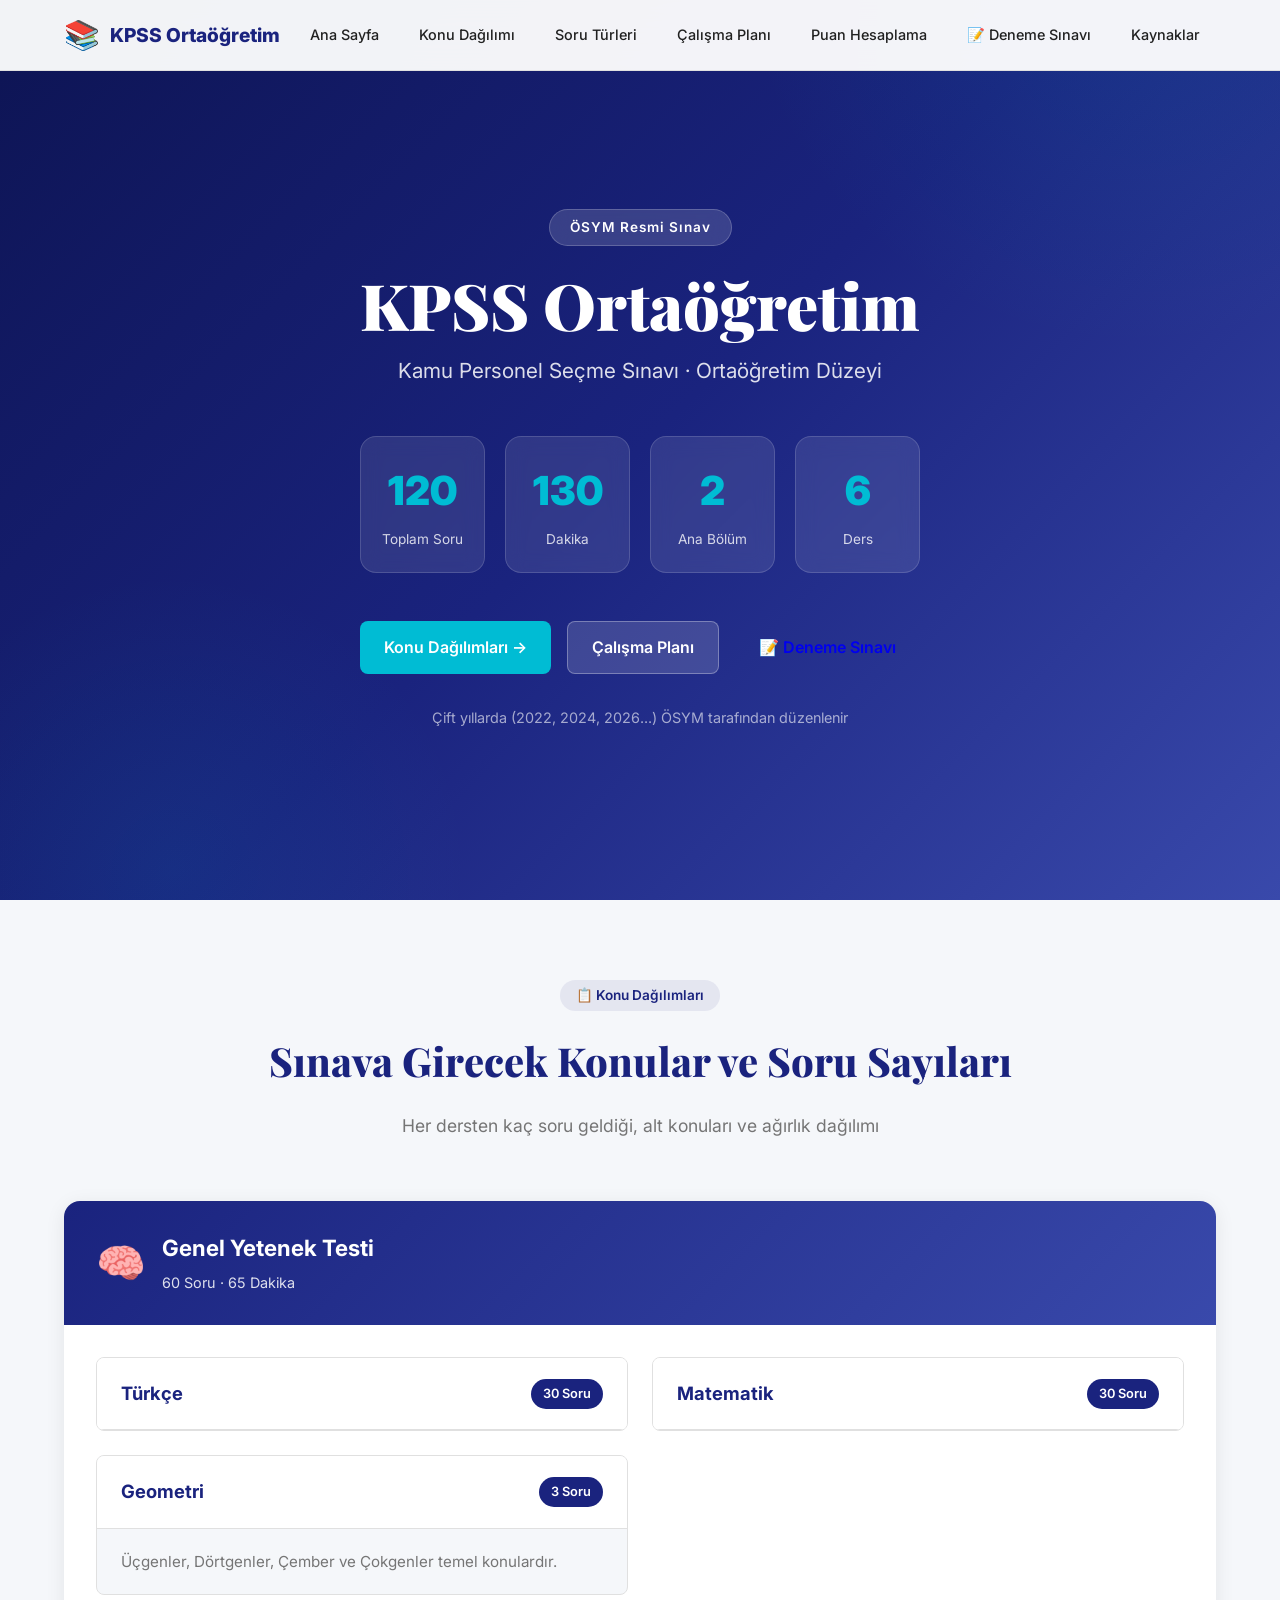
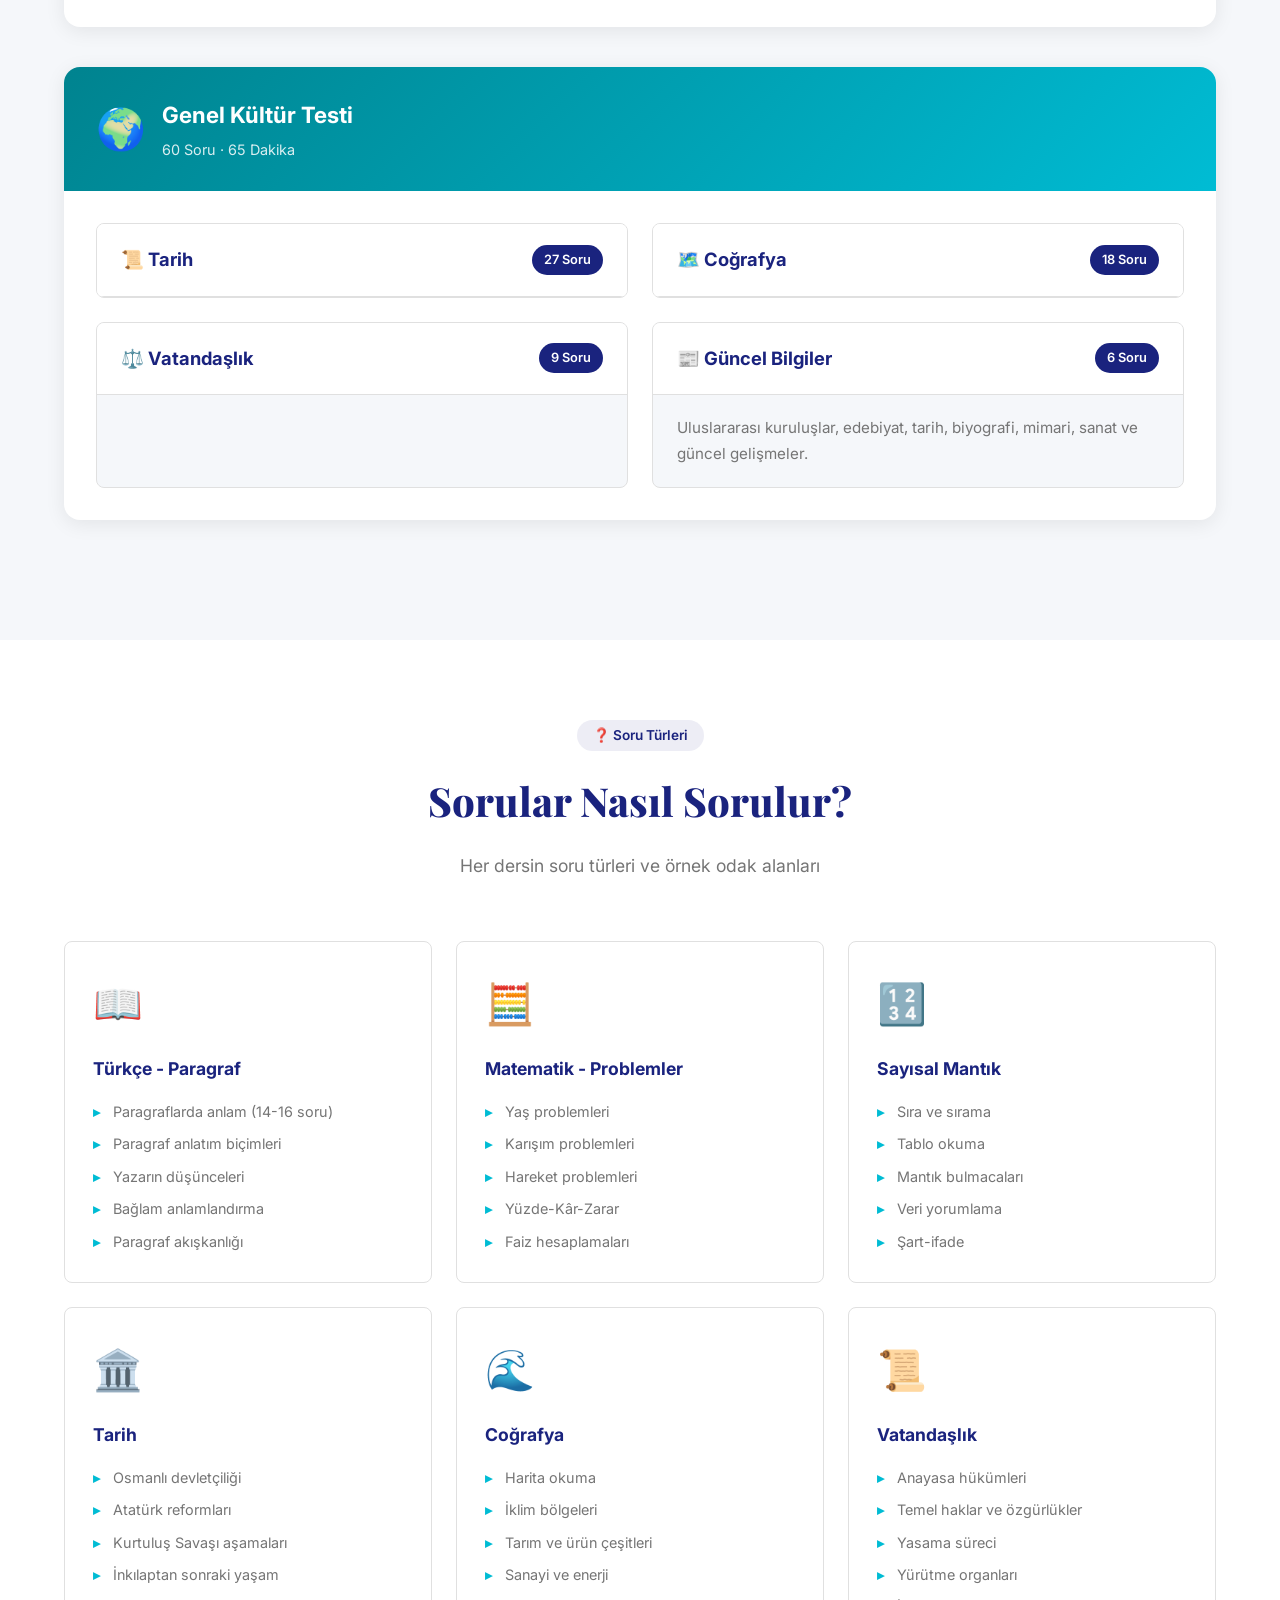
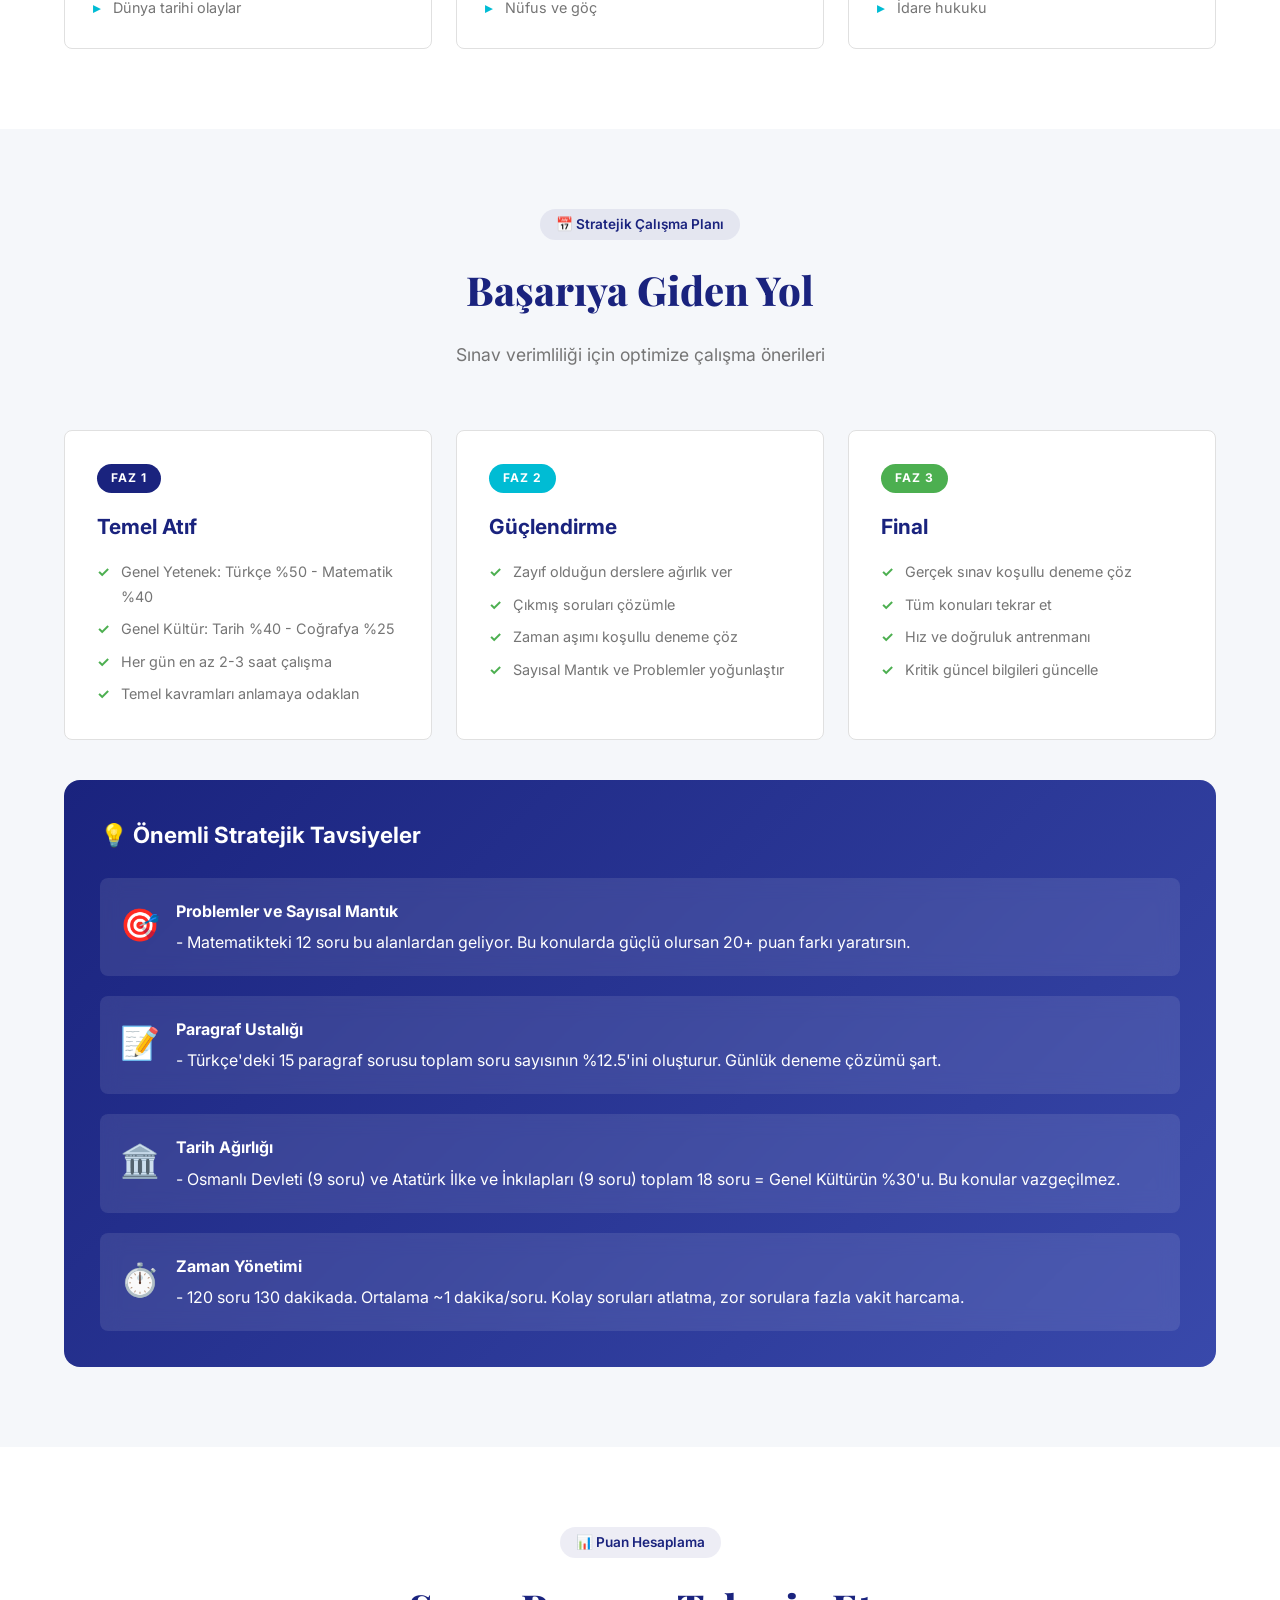
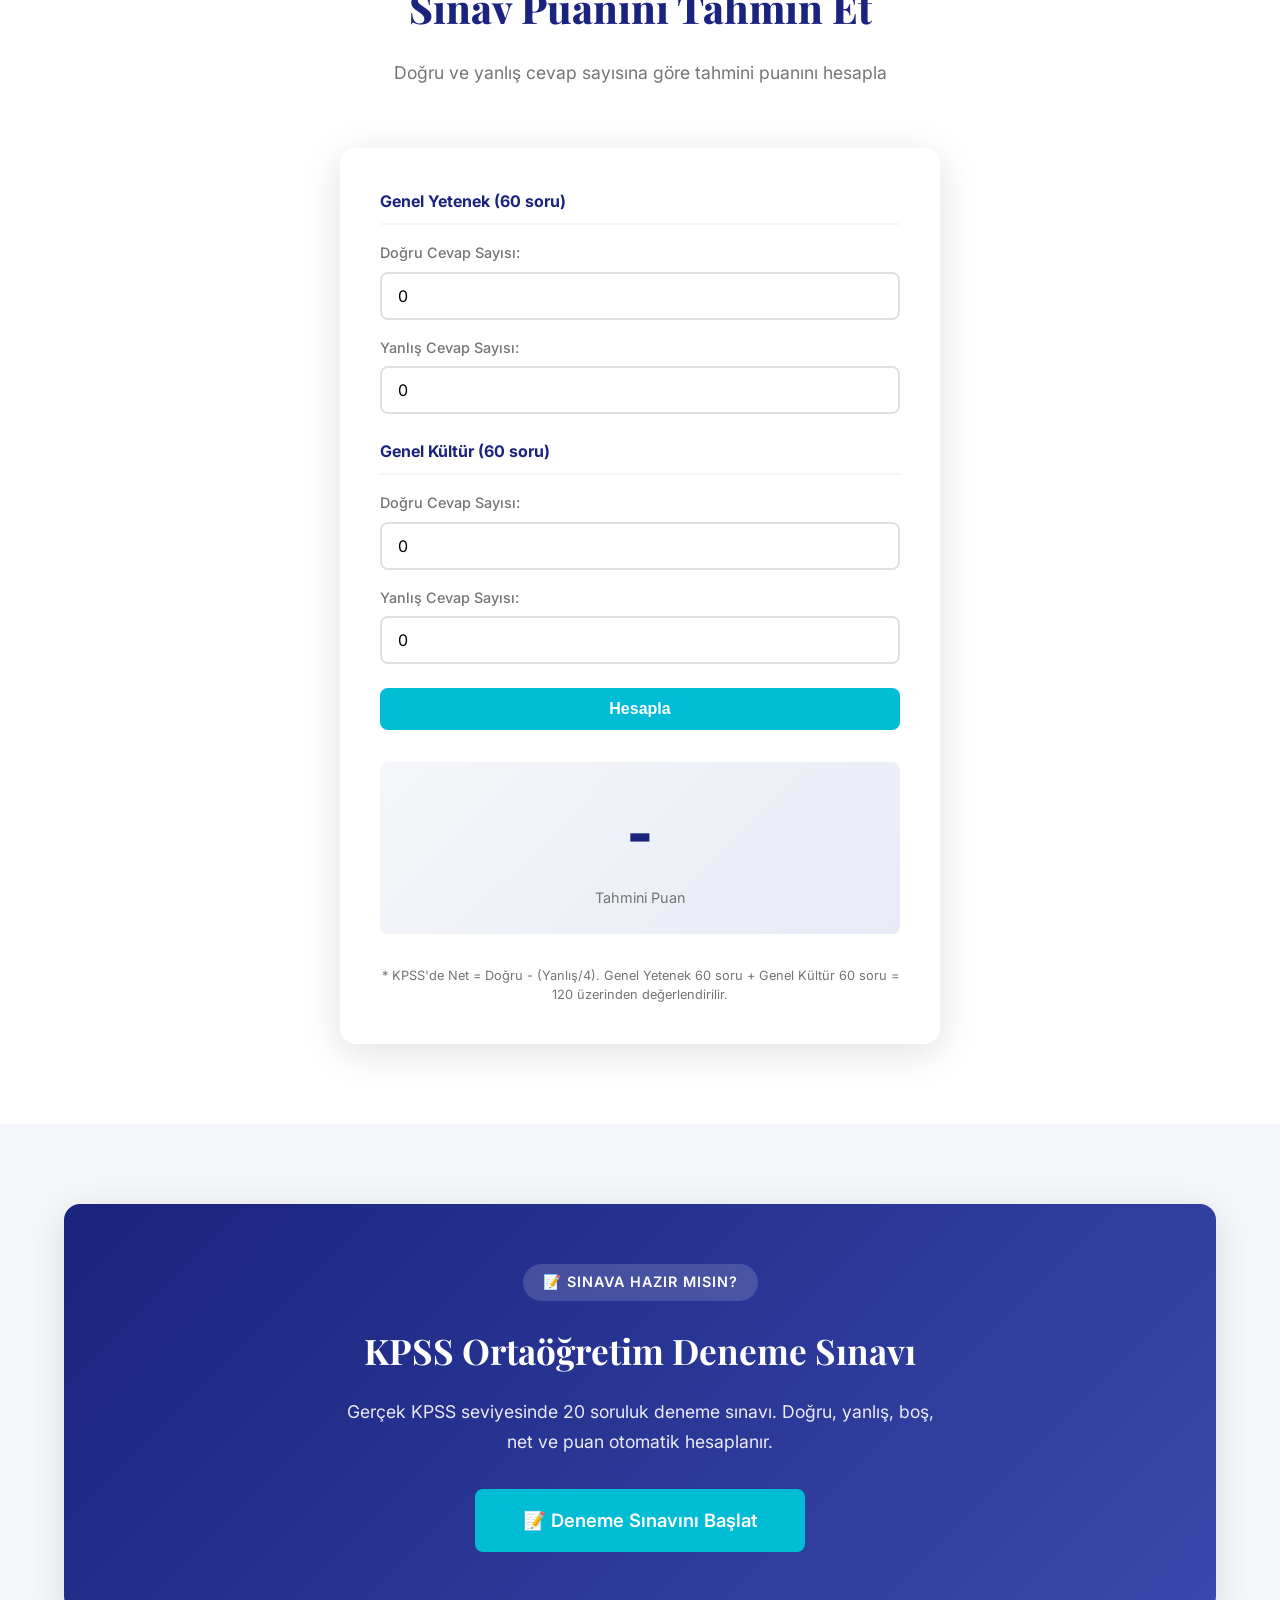
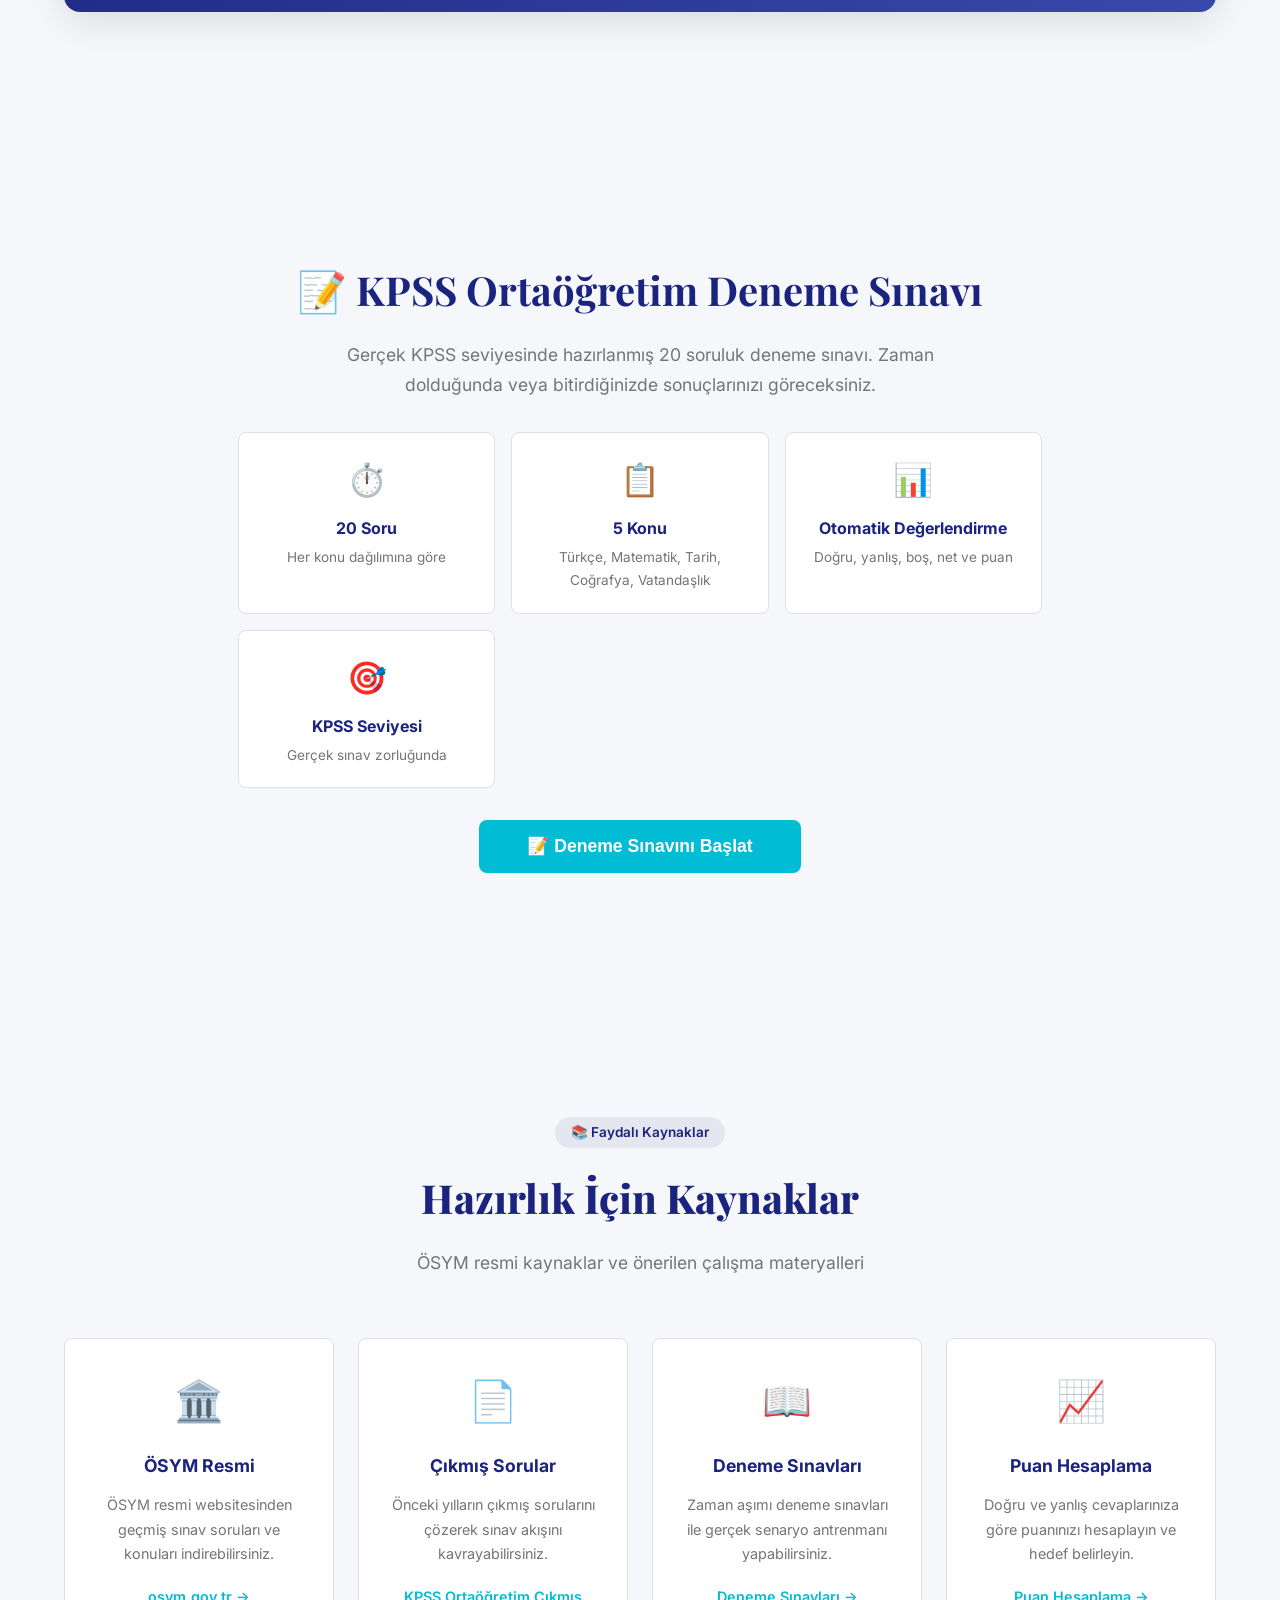
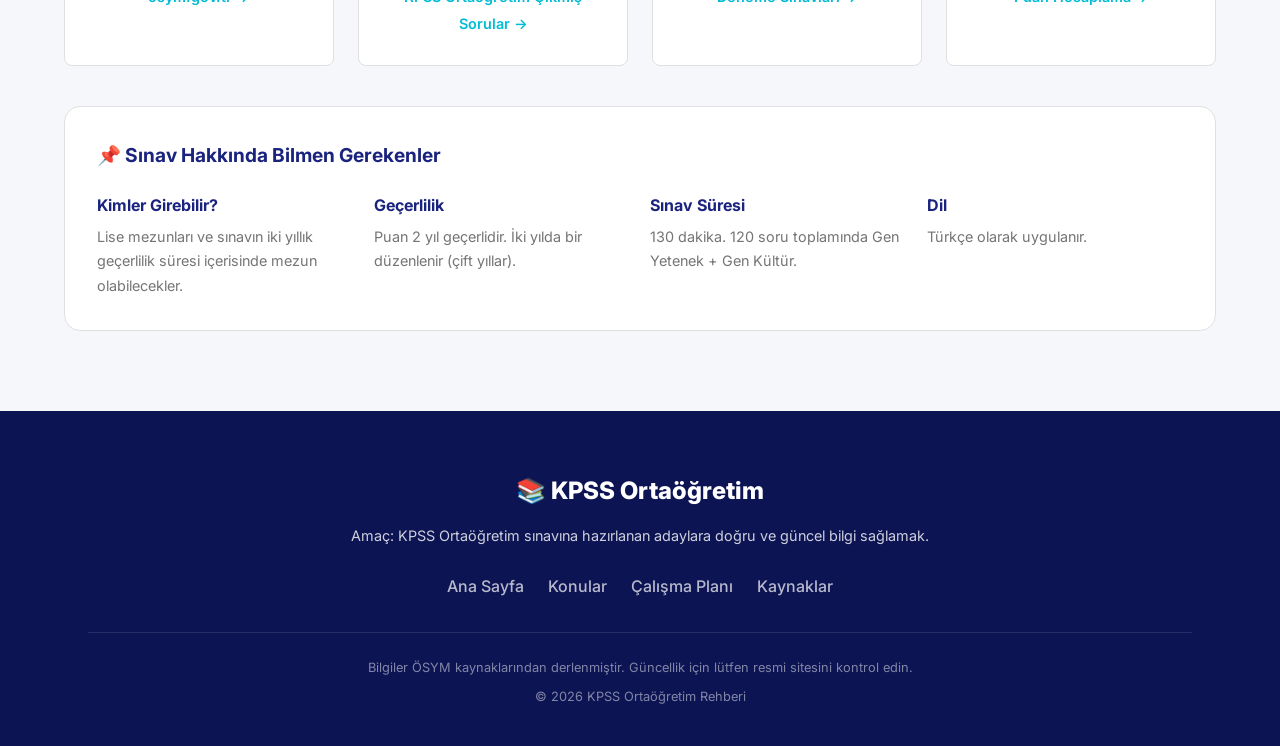
<file: index.html>
<!DOCTYPE html>
<html lang="tr">
<head>
    <meta charset="UTF-8">
    <meta name="viewport" content="width=device-width, initial-scale=1.0">
    <title>KPSS Ortaöğretim - Rehber, Deneme Sınavı ve Puan Hesaplama</title>
    <link rel="icon" href="data:image/svg+xml,%3Csvg xmlns='http://www.w3.org/2000/svg' viewBox='0 0 100 100'%3E%3Ctext y='.9em' font-size='90'%3E📚%3C/text%3E%3C/svg%3E">
    <link rel="stylesheet" href="css/style.css">
    <link rel="preconnect" href="https://fonts.googleapis.com">
    <link href="https://fonts.googleapis.com/css2?family=Inter:wght@300;400;500;600;700;800;900&family=Playfair+Display:wght@700;800;900&display=swap" rel="stylesheet">
</head>
<body>
    <!-- Navigasyon -->
    <nav class="navbar" id="navbar">
        <div class="nav-container">
            <a href="#anasayfa" class="nav-logo">
                <span class="logo-icon">📚</span>
                <span class="logo-text">KPSS Ortaöğretim</span>
            </a>
            <button class="nav-toggle" id="navToggle" aria-label="Menü">
                <span></span>
                <span></span>
                <span></span>
            </button>
            <ul class="nav-menu" id="navMenu">
                <li><a href="#anasayfa">Ana Sayfa</a></li>
                <li><a href="#konular">Konu Dağılımı</a></li>
                <li><a href="#soru-tipleri">Soru Türleri</a></li>
                <li><a href="#calisma-plani">Çalışma Planı</a></li>
                <li><a href="#puan-hesaplama">Puan Hesaplama</a></li>
                <li><a href="#deneme-sinavi">📝 Deneme Sınavı</a></li>
                <li><a href="#kaynaklar">Kaynaklar</a></li>
            </ul>
        </div>
    </nav>

    <!-- Ana Sayfa -->
    <section class="hero" id="anasayfa">
        <div class="hero-bg"></div>
        <div class="hero-content">
            <div class="hero-badge">ÖSYM Resmi Sınav</div>
            <h1 class="hero-title">KPSS Ortaöğretim</h1>
            <p class="hero-subtitle">Kamu Personel Seçme Sınavı · Ortaöğretim Düzeyi</p>
            <div class="hero-stats">
                <div class="stat">
                    <span class="stat-number">120</span>
                    <span class="stat-label">Toplam Soru</span>
                </div>
                <div class="stat">
                    <span class="stat-number">130</span>
                    <span class="stat-label">Dakika</span>
                </div>
                <div class="stat">
                    <span class="stat-number">2</span>
                    <span class="stat-label">Ana Bölüm</span>
                </div>
                <div class="stat">
                    <span class="stat-number">6</span>
                    <span class="stat-label">Ders</span>
                </div>
            </div>
            <div class="hero-cta">
                <a href="#konular" class="btn btn-primary">Konu Dağılımları →</a>
                <a href="#calisma-plani" class="btn btn-secondary">Çalışma Planı</a>
                <a href="#deneme-sinavi" class="btn btn-accent">📝 Deneme Sınavı</a>
            </div>
            <p class="hero-note">Çift yıllarda (2022, 2024, 2026...) ÖSYM tarafından düzenlenir</p>
        </div>
    </section>

    <!-- Konu Dağılımı -->
    <section class="section" id="konular">
        <div class="container">
            <div class="section-header">
                <span class="section-tag">📋 Konu Dağılımları</span>
                <h2 class="section-title">Sınava Girecek Konular ve Soru Sayıları</h2>
                <p class="section-desc">Her dersten kaç soru geldiği, alt konuları ve ağırlık dağılımı</p>
            </div>

            <!-- Genel Yetenek -->
            <div class="card category-card">
                <div class="card-header category-header-yetenek">
                    <div class="category-icon">🧠</div>
                    <div class="category-info">
                        <h3>Genel Yetenek Testi</h3>
                        <span class="category-subtitle">60 Soru · 65 Dakika</span>
                    </div>
                </div>
                <div class="card-body">
                    <div class="subject-grid">
                        <!-- Türkçe -->
                        <div class="subject-card" onclick="toggleSubject('turkce')">
                            <div class="subject-header">
                                <span class="subject-name">Türkçe</span>
                                <span class="subject-question-count">30 Soru</span>
                            </div>
                            <div class="subject-details" id="turkce-detail">
                                <div class="detail-grid">
                                    <div class="detail-item">
                                        <span class="detail-subject">Paragraf Anlamı</span>
                                        <span class="detail-count">15 soru</span>
                                        <div class="detail-bar"><div class="detail-fill" style="width:50%"></div></div>
                                    </div>
                                    <div class="detail-item">
                                        <span class="detail-subject">Sözel Mantık</span>
                                        <span class="detail-count">4 soru</span>
                                        <div class="detail-bar"><div class="detail-fill" style="width:13%"></div></div>
                                    </div>
                                    <div class="detail-item">
                                        <span class="detail-subject">Sözcükte Anlam</span>
                                        <span class="detail-count">2 soru</span>
                                        <div class="detail-bar"><div class="detail-fill" style="width:7%"></div></div>
                                    </div>
                                    <div class="detail-item">
                                        <span class="detail-subject">Cümlede Anlam</span>
                                        <span class="detail-count">2 soru</span>
                                        <div class="detail-bar"><div class="detail-fill" style="width:7%"></div></div>
                                    </div>
                                    <div class="detail-item">
                                        <span class="detail-subject">Dil Bilgisi</span>
                                        <span class="detail-count">2 soru</span>
                                        <div class="detail-bar"><div class="detail-fill" style="width:7%"></div></div>
                                    </div>
                                    <div class="detail-item">
                                        <span class="detail-subject">Ses Bilgisi</span>
                                        <span class="detail-count">1 soru</span>
                                        <div class="detail-bar"><div class="detail-fill" style="width:3%"></div></div>
                                    </div>
                                    <div class="detail-item">
                                        <span class="detail-subject">Anlatım Bozuklukları</span>
                                        <span class="detail-count">1 soru</span>
                                        <div class="detail-bar"><div class="detail-fill" style="width:3%"></div></div>
                                    </div>
                                    <div class="detail-item">
                                        <span class="detail-subject">Yazım Yanlışları</span>
                                        <span class="detail-count">1 soru</span>
                                        <div class="detail-bar"><div class="detail-fill" style="width:3%"></div></div>
                                    </div>
                                    <div class="detail-item">
                                        <span class="detail-subject">Noktalama İşaretleri</span>
                                        <span class="detail-count">1 soru</span>
                                        <div class="detail-bar"><div class="detail-fill" style="width:3%"></div></div>
                                    </div>
                                </div>
                            </div>
                        </div>

                        <!-- Matematik -->
                        <div class="subject-card" onclick="toggleSubject('matematik')">
                            <div class="subject-header">
                                <span class="subject-name">Matematik</span>
                                <span class="subject-question-count">30 Soru</span>
                            </div>
                            <div class="subject-details" id="matematik-detail">
                                <div class="detail-grid">
                                    <div class="detail-item">
                                        <span class="detail-subject">Problemler (Yaş, Karışım, Hareket)</span>
                                        <span class="detail-count">8 soru</span>
                                        <div class="detail-bar"><div class="detail-fill" style="width:27%"></div></div>
                                    </div>
                                    <div class="detail-item">
                                        <span class="detail-subject">Matematiksel İlişkiler</span>
                                        <span class="detail-count">6 soru</span>
                                        <div class="detail-bar"><div class="detail-fill" style="width:20%"></div></div>
                                    </div>
                                    <div class="detail-item">
                                        <span class="detail-subject">Sayısal Mantık</span>
                                        <span class="detail-count">4 soru</span>
                                        <div class="detail-bar"><div class="detail-fill" style="width:13%"></div></div>
                                    </div>
                                    <div class="detail-item">
                                        <span class="detail-subject">Tablo/Grafik Yorumlama</span>
                                        <span class="detail-count">3 soru</span>
                                        <div class="detail-bar"><div class="detail-fill" style="width:10%"></div></div>
                                    </div>
                                    <div class="detail-item">
                                        <span class="detail-subject">Temel Geometri</span>
                                        <span class="detail-count">3 soru</span>
                                        <div class="detail-bar"><div class="detail-fill" style="width:10%"></div></div>
                                    </div>
                                    <div class="detail-item">
                                        <span class="detail-subject">Temel Kavramlar</span>
                                        <span class="detail-count">2 soru</span>
                                        <div class="detail-bar"><div class="detail-fill" style="width:7%"></div></div>
                                    </div>
                                    <div class="detail-item">
                                        <span class="detail-subject">Rasyonel Sayılar</span>
                                        <span class="detail-count">2 soru</span>
                                        <div class="detail-bar"><div class="detail-fill" style="width:7%"></div></div>
                                    </div>
                                    <div class="detail-item">
                                        <span class="detail-subject">Köklü Sayılar</span>
                                        <span class="detail-count">1 soru</span>
                                        <div class="detail-bar"><div class="detail-fill" style="width:3%"></div></div>
                                    </div>
                                    <div class="detail-item">
                                        <span class="detail-subject">Üslü Sayılar</span>
                                        <span class="detail-count">1 soru</span>
                                        <div class="detail-bar"><div class="detail-fill" style="width:3%"></div></div>
                                    </div>
                                </div>
                            </div>
                        </div>

                        <!-- Geometri -->
                        <div class="subject-card">
                            <div class="subject-header">
                                <span class="subject-name">Geometri</span>
                                <span class="subject-question-count">3 Soru</span>
                            </div>
                            <div class="subject-body-text">
                                <p>Üçgenler, Dörtgenler, Çember ve Çokgenler temel konulardır.</p>
                            </div>
                        </div>
                    </div>
                </div>
            </div>

            <!-- Genel Kültür -->
            <div class="card category-card">
                <div class="card-header category-header-kultur">
                    <div class="category-icon">🌍</div>
                    <div class="category-info">
                        <h3>Genel Kültür Testi</h3>
                        <span class="category-subtitle">60 Soru · 65 Dakika</span>
                    </div>
                </div>
                <div class="card-body">
                    <div class="subject-grid">
                        <!-- Tarih -->
                        <div class="subject-card" onclick="toggleSubject('tarih')">
                            <div class="subject-header">
                                <span class="subject-name">📜 Tarih</span>
                                <span class="subject-question-count">27 Soru</span>
                            </div>
                            <div class="subject-details" id="tarih-detail">
                                <div class="detail-grid">
                                    <div class="detail-item">
                                        <span class="detail-subject">Osmanlı Devleti</span>
                                        <span class="detail-count">9 soru</span>
                                        <div class="detail-bar"><div class="detail-fill" style="width:33%"></div></div>
                                    </div>
                                    <div class="detail-item">
                                        <span class="detail-subject">Atatürk İlke ve İnkılapları</span>
                                        <span class="detail-count">9 soru</span>
                                        <div class="detail-bar"><div class="detail-fill" style="width:33%"></div></div>
                                    </div>
                                    <div class="detail-item">
                                        <span class="detail-subject">Kurtuluş Savaşı</span>
                                        <span class="detail-count">3 soru</span>
                                        <div class="detail-bar"><div class="detail-fill" style="width:11%"></div></div>
                                    </div>
                                    <div class="detail-item">
                                        <span class="detail-subject">Çağdaş Türk ve Dünya Tarihi</span>
                                        <span class="detail-count">3 soru</span>
                                        <div class="detail-bar"><div class="detail-fill" style="width:11%"></div></div>
                                    </div>
                                    <div class="detail-item">
                                        <span class="detail-subject">Türk-İslam Devletleri</span>
                                        <span class="detail-count">2 soru</span>
                                        <div class="detail-bar"><div class="detail-fill" style="width:7%"></div></div>
                                    </div>
                                    <div class="detail-item">
                                        <span class="detail-subject">İlk Türk Devletleri</span>
                                        <span class="detail-count">1 soru</span>
                                        <div class="detail-bar"><div class="detail-fill" style="width:4%"></div></div>
                                    </div>
                                </div>
                            </div>
                        </div>

                        <!-- Coğrafya -->
                        <div class="subject-card" onclick="toggleSubject('cografya')">
                            <div class="subject-header">
                                <span class="subject-name">🗺️ Coğrafya</span>
                                <span class="subject-question-count">18 Soru</span>
                            </div>
                            <div class="subject-details" id="cografya-detail">
                                <div class="detail-grid">
                                    <div class="detail-item">
                                        <span class="detail-subject">Türkiye'nin Ekonomik Özellikleri</span>
                                        <span class="detail-count">8 soru</span>
                                        <div class="detail-bar"><div class="detail-fill" style="width:44%"></div></div>
                                    </div>
                                    <div class="detail-item">
                                        <span class="detail-subject">Türkiye'nin Fiziki Özellikleri</span>
                                        <span class="detail-count">4 soru</span>
                                        <div class="detail-bar"><div class="detail-fill" style="width:22%"></div></div>
                                    </div>
                                    <div class="detail-item">
                                        <span class="detail-subject">Türkiye'nin Beşeri Özellikleri</span>
                                        <span class="detail-count">3 soru</span>
                                        <div class="detail-bar"><div class="detail-fill" style="width:17%"></div></div>
                                    </div>
                                    <div class="detail-item">
                                        <span class="detail-subject">İklim ve Bitki Örtüsü</span>
                                        <span class="detail-count">2 soru</span>
                                        <div class="detail-bar"><div class="detail-fill" style="width:11%"></div></div>
                                    </div>
                                    <div class="detail-item">
                                        <span class="detail-subject">Türkiye'nin Coğrafi Konumu</span>
                                        <span class="detail-count">1 soru</span>
                                        <div class="detail-bar"><div class="detail-fill" style="width:6%"></div></div>
                                    </div>
                                </div>
                            </div>
                        </div>

                        <!-- Vatandaşlık -->
                        <div class="subject-card" onclick="toggleSubject('vatandaslik')">
                            <div class="subject-header">
                                <span class="subject-name">⚖️ Vatandaşlık</span>
                                <span class="subject-question-count">9 Soru</span>
                            </div>
                            <div class="subject-details" id="vatandaslik-detail">
                                <div class="detail-grid">
                                    <div class="detail-item">
                                        <span class="detail-subject">Yasama, Yürütme, Yargı</span>
                                        <span class="detail-count">4 soru</span>
                                        <div class="detail-bar"><div class="detail-fill" style="width:44%"></div></div>
                                    </div>
                                    <div class="detail-item">
                                        <span class="detail-subject">Temel Hukuk Kavramları</span>
                                        <span class="detail-count">3 soru</span>
                                        <div class="detail-bar"><div class="detail-fill" style="width:33%"></div></div>
                                    </div>
                                    <div class="detail-item">
                                        <span class="detail-subject">İdare Hukuku</span>
                                        <span class="detail-count">2 soru</span>
                                        <div class="detail-bar"><div class="detail-fill" style="width:22%"></div></div>
                                    </div>
                                </div>
                            </div>
                        </div>

                        <!-- Güncel Bilgiler -->
                        <div class="subject-card">
                            <div class="subject-header">
                                <span class="subject-name">📰 Güncel Bilgiler</span>
                                <span class="subject-question-count">6 Soru</span>
                            </div>
                            <div class="subject-body-text">
                                <p>Uluslararası kuruluşlar, edebiyat, tarih, biyografi, mimari, sanat ve güncel gelişmeler.</p>
                            </div>
                        </div>
                    </div>
                </div>
            </div>
        </div>
    </section>

    <!-- Soru Türleri -->
    <section class="section section-alt" id="soru-tipleri">
        <div class="container">
            <div class="section-header">
                <span class="section-tag">❓ Soru Türleri</span>
                <h2 class="section-title">Sorular Nasıl Sorulur?</h2>
                <p class="section-desc">Her dersin soru türleri ve örnek odak alanları</p>
            </div>

            <div class="question-types-grid">
                <div class="type-card">
                    <div class="type-icon">📖</div>
                    <h4>Türkçe - Paragraf</h4>
                    <ul>
                        <li>Paragraflarda anlam (14-16 soru)</li>
                        <li>Paragraf anlatım biçimleri</li>
                        <li>Yazarın düşünceleri</li>
                        <li>Bağlam anlamlandırma</li>
                        <li>Paragraf akışkanlığı</li>
                    </ul>
                </div>
                <div class="type-card">
                    <div class="type-icon">🧮</div>
                    <h4>Matematik - Problemler</h4>
                    <ul>
                        <li>Yaş problemleri</li>
                        <li>Karışım problemleri</li>
                        <li>Hareket problemleri</li>
                        <li>Yüzde-Kâr-Zarar</li>
                        <li>Faiz hesaplamaları</li>
                    </ul>
                </div>
                <div class="type-card">
                    <div class="type-icon">🔢</div>
                    <h4>Sayısal Mantık</h4>
                    <ul>
                        <li>Sıra ve sırama</li>
                        <li>Tablo okuma</li>
                        <li>Mantık bulmacaları</li>
                        <li>Veri yorumlama</li>
                        <li>Şart-ifade</li>
                    </ul>
                </div>
                <div class="type-card">
                    <div class="type-icon">🏛️</div>
                    <h4>Tarih</h4>
                    <ul>
                        <li>Osmanlı devletçiliği</li>
                        <li>Atatürk reformları</li>
                        <li>Kurtuluş Savaşı aşamaları</li>
                        <li>İnkılaptan sonraki yaşam</li>
                        <li>Dünya tarihi olaylar</li>
                    </ul>
                </div>
                <div class="type-card">
                    <div class="type-icon">🌊</div>
                    <h4>Coğrafya</h4>
                    <ul>
                        <li>Harita okuma</li>
                        <li>İklim bölgeleri</li>
                        <li>Tarım ve ürün çeşitleri</li>
                        <li>Sanayi ve enerji</li>
                        <li>Nüfus ve göç</li>
                    </ul>
                </div>
                <div class="type-card">
                    <div class="type-icon">📜</div>
                    <h4>Vatandaşlık</h4>
                    <ul>
                        <li>Anayasa hükümleri</li>
                        <li>Temel haklar ve özgürlükler</li>
                        <li>Yasama süreci</li>
                        <li>Yürütme organları</li>
                        <li>İdare hukuku</li>
                    </ul>
                </div>
            </div>
        </div>
    </section>

    <!-- Çalışma Planı -->
    <section class="section" id="calisma-plani">
        <div class="container">
            <div class="section-header">
                <span class="section-tag">📅 Stratejik Çalışma Planı</span>
                <h2 class="section-title">Başarıya Giden Yol</h2>
                <p class="section-desc">Sınav verimliliği için optimize çalışma önerileri</p>
            </div>

            <div class="plan-grid">
                <div class="plan-card">
                    <div class="plan-phase">FAZ 1</div>
                    <h3>Temel Atıf</h3>
                    <ul>
                        <li>Genel Yetenek: Türkçe %50 - Matematik %40</li>
                        <li>Genel Kültür: Tarih %40 - Coğrafya %25</li>
                        <li>Her gün en az 2-3 saat çalışma</li>
                        <li>Temel kavramları anlamaya odaklan</li>
                    </ul>
                </div>
                <div class="plan-card">
                    <div class="plan-phase">FAZ 2</div>
                    <h3>Güçlendirme</h3>
                    <ul>
                        <li>Zayıf olduğun derslere ağırlık ver</li>
                        <li>Çıkmış soruları çözümle</li>
                        <li>Zaman aşımı koşullu deneme çöz</li>
                        <li>Sayısal Mantık ve Problemler yoğunlaştır</li>
                    </ul>
                </div>
                <div class="plan-card">
                    <div class="plan-phase">FAZ 3</div>
                    <h3>Final</h3>
                    <ul>
                        <li>Gerçek sınav koşullu deneme çöz</li>
                        <li>Tüm konuları tekrar et</li>
                        <li>Hız ve doğruluk antrenmanı</li>
                        <li>Kritik güncel bilgileri güncelle</li>
                    </ul>
                </div>
            </div>

            <div class="strategy-box">
                <h3>💡 Önemli Stratejik Tavsiyeler</h3>
                <div class="strategy-items">
                    <div class="strategy-item">
                        <span class="strategy-icon">🎯</span>
                        <div>
                            <strong>Problemler ve Sayısal Mantık</strong> - Matematikteki 12 soru bu alanlardan geliyor. Bu konularda güçlü olursan 20+ puan farkı yaratırsın.
                        </div>
                    </div>
                    <div class="strategy-item">
                        <span class="strategy-icon">📝</span>
                        <div>
                            <strong>Paragraf Ustalığı</strong> - Türkçe'deki 15 paragraf sorusu toplam soru sayısının %12.5'ini oluşturur. Günlük deneme çözümü şart.
                        </div>
                    </div>
                    <div class="strategy-item">
                        <span class="strategy-icon">🏛️</span>
                        <div>
                            <strong>Tarih Ağırlığı</strong> - Osmanlı Devleti (9 soru) ve Atatürk İlke ve İnkılapları (9 soru) toplam 18 soru = Genel Kültürün %30'u. Bu konular vazgeçilmez.
                        </div>
                    </div>
                    <div class="strategy-item">
                        <span class="strategy-icon">⏱️</span>
                        <div>
                            <strong>Zaman Yönetimi</strong> - 120 soru 130 dakikada. Ortalama ~1 dakika/soru. Kolay soruları atlatma, zor sorulara fazla vakit harcama.
                        </div>
                    </div>
                </div>
            </div>
        </div>
    </section>

    <!-- Puan Hesaplama -->
    <section class="section section-alt" id="puan-hesaplama">
        <div class="container">
            <div class="section-header">
                <span class="section-tag">📊 Puan Hesaplama</span>
                <h2 class="section-title">Sınav Puanını Tahmin Et</h2>
                <p class="section-desc">Doğru ve yanlış cevap sayısına göre tahmini puanını hesapla</p>
            </div>

            <div class="calculator-container">
                <div class="calculator">
                    <div class="calc-section">
                        <h4>Genel Yetenek (60 soru)</h4>
                        <div class="calc-input">
                            <label>Doğru Cevap Sayısı:</label>
                            <input type="number" id="dogru-yetenek" min="0" max="60" value="0">
                        </div>
                        <div class="calc-input">
                            <label>Yanlış Cevap Sayısı:</label>
                            <input type="number" id="yanlis-yetenek" min="0" max="60" value="0">
                        </div>
                    </div>
                    <div class="calc-section">
                        <h4>Genel Kültür (60 soru)</h4>
                        <div class="calc-input">
                            <label>Doğru Cevap Sayısı:</label>
                            <input type="number" id="dogru-kultur" min="0" max="60" value="0">
                        </div>
                        <div class="calc-input">
                            <label>Yanlış Cevap Sayısı:</label>
                            <input type="number" id="yanlis-kultur" min="0" max="60" value="0">
                        </div>
                    </div>
                    <button class="btn btn-primary btn-full" onclick="hesaplaPuan()">Hesapla</button>
                    <div class="calc-result" id="calc-result">
                        <div class="result-score" id="result-score">-</div>
                        <div class="result-label" id="result-label">Tahmini Puan</div>
                    </div>
                    <div class="calc-detail" id="calc-detail" style="display:none;">
                        <div class="detail-breakdown">
                            <div class="detail-line">
                                <span>Genel Yetenek Neti:</span>
                                <span id="det-yetenek-net">-</span>
                            </div>
                            <div class="detail-line">
                                <span>Genel Kültür Neti:</span>
                                <span id="det-kultur-net">-</span>
                            </div>
                            <div class="detail-line">
                                <span>Toplam Net:</span>
                                <span id="det-toplam-net">-</span>
                            </div>
                        </div>
                    </div>
                    <p class="calc-note">* KPSS'de Net = Doğru - (Yanlış/4). Genel Yetenek 60 soru + Genel Kültür 60 soru = 120 üzerinden değerlendirilir.</p>
                </div>
            </div>
        </div>
    </section>

    <!-- Deneme Sınavı CTA -->
    <section class="section" id="deneme-cta">
        <div class="container">
            <div class="cta-card">
                <div class="cta-badge">📝 SINAVA HAZIR MISIN?</div>
                <h2 class="cta-title">KPSS Ortaöğretim Deneme Sınavı</h2>
                <p class="cta-desc">Gerçek KPSS seviyesinde 20 soruluk deneme sınavı. Doğru, yanlış, boş, net ve puan otomatik hesaplanır.</p>
                <a href="#deneme-sinavi" class="btn btn-primary" style="font-size: 1.15rem; padding: 16px 48px;">📝 Deneme Sınavını Başlat</a>
            </div>
        </div>
    </section>

    <!-- DENEME SINAVI -->
    <section class="section" id="deneme-sinavi">
        <div class="container">
            <div class="quiz-container">
                <div id="startScreen">
                    <div class="start-screen">
                        <h2>📝 KPSS Ortaöğretim Deneme Sınavı</h2>
                        <p>Gerçek KPSS seviyesinde hazırlanmış 20 soruluk deneme sınavı. Zaman dolduğunda veya bitirdiğinizde sonuçlarınızı göreceksiniz.</p>
                        <div class="start-info">
                            <div class="start-info-item">
                                <div class="info-icon">⏱️</div>
                                <h4>20 Soru</h4>
                                <p>Her konu dağılımına göre</p>
                            </div>
                            <div class="start-info-item">
                                <div class="info-icon">📋</div>
                                <h4>5 Konu</h4>
                                <p>Türkçe, Matematik, Tarih, Coğrafya, Vatandaşlık</p>
                            </div>
                            <div class="start-info-item">
                                <div class="info-icon">📊</div>
                                <h4>Otomatik Değerlendirme</h4>
                                <p>Doğru, yanlış, boş, net ve puan</p>
                            </div>
                            <div class="start-info-item">
                                <div class="info-icon">🎯</div>
                                <h4>KPSS Seviyesi</h4>
                                <p>Gerçek sınav zorluğunda</p>
                            </div>
                        </div>
                        <button class="btn btn-primary" onclick="startQuiz()" style="font-size: 1.1rem; padding: 16px 48px;">📝 Deneme Sınavını Başlat</button>
                    </div>
                </div>

                <div id="quizScreen" style="display:none;">
                    <div class="quiz-header">
                        <h2>📝 Deneme Sınavı</h2>
                    </div>
                    <div class="quiz-progress">
                        <div class="quiz-progress-item">
                            <div class="label">Soru</div>
                            <div class="value" id="progressCurrent">1</div>
                        </div>
                        <div class="quiz-progress-item">
                            <div class="label">Doğru</div>
                            <div class="value correct" id="progressCorrect">0</div>
                        </div>
                        <div class="quiz-progress-item">
                            <div class="label">Yanlış</div>
                            <div class="value wrong" id="progressWrong">0</div>
                        </div>
                        <div class="quiz-progress-item">
                            <div class="label">Boş</div>
                            <div class="value blank" id="progressBlank">0</div>
                        </div>
                        <div class="quiz-progress-item">
                            <div class="label">Kalan</div>
                            <div class="value" id="progressRemaining">19</div>
                        </div>
                    </div>
                    <div id="questionArea"></div>
                    <div class="navigation-buttons">
                        <button class="btn btn-secondary" id="prevBtn" onclick="prevQuestion()" disabled>← Önceki</button>
                        <button class="btn btn-primary" id="nextBtn" onclick="nextQuestion()">Sonraki →</button>
                    </div>
                </div>

                <div class="result-section" id="resultSection">
                    <h2 class="result-title">📊 Sınav Sonuçları</h2>
                    <div class="result-stats">
                        <div class="result-stat correct">
                            <div class="stat-label">✅ Doğru</div>
                            <div class="stat-value" id="resCorrect">0</div>
                        </div>
                        <div class="result-stat wrong">
                            <div class="stat-label">❌ Yanlış</div>
                            <div class="stat-value" id="resWrong">0</div>
                        </div>
                        <div class="result-stat blank">
                            <div class="stat-label">⬜ Boş</div>
                            <div class="stat-value" id="resBlank">0</div>
                        </div>
                        <div class="result-stat net">
                            <div class="stat-label">📐 Net</div>
                            <div class="stat-value" id="resNet">0</div>
                        </div>
                        <div class="result-stat points">
                            <div class="stat-label">⭐ Puan</div>
                            <div class="stat-value" id="resPoints">0</div>
                        </div>
                        <div class="result-stat">
                            <div class="stat-label">📋 Genel Kültür Net</div>
                            <div class="stat-value" id="resGenelKultuk">0</div>
                        </div>
                    </div>
                    <div class="result-message" id="resMessage"></div>
                    <div class="result-breakdown">
                        <h4>📈 Konu Bazlı Detay</h4>
                        <div id="breakdownArea"></div>
                    </div>
                    <div style="margin-top: 24px; display: flex; gap: 12px; justify-content: center; flex-wrap: wrap;">
                        <button class="btn btn-primary" onclick="retryQuiz()">🔄 Tekrar Dene</button>
                        <a href="index.html" class="btn btn-secondary">📚 Ana Sayfaya</a>
                    </div>
                </div>
            </div>
        </div>
    </section>

    <!-- Kaynaklar -->
    <section class="section" id="kaynaklar">
        <div class="container">
            <div class="section-header">
                <span class="section-tag">📚 Faydalı Kaynaklar</span>
                <h2 class="section-title">Hazırlık İçin Kaynaklar</h2>
                <p class="section-desc">ÖSYM resmi kaynaklar ve önerilen çalışma materyalleri</p>
            </div>

            <div class="resources-grid">
                <div class="resource-card">
                    <div class="resource-icon">🏛️</div>
                    <h4>ÖSYM Resmi</h4>
                    <p>ÖSYM resmi websitesinden geçmiş sınav soruları ve konuları indirebilirsiniz.</p>
                    <a href="https://www.osym.gov.tr" target="_blank" class="resource-link">osym.gov.tr →</a>
                </div>
                <div class="resource-card">
                    <div class="resource-icon">📄</div>
                    <h4>Çıkmış Sorular</h4>
                    <p>Önceki yılların çıkmış sorularını çözerek sınav akışını kavrayabilirsiniz.</p>
                    <a href="#" class="resource-link">KPSS Ortaöğretim Çıkmış Sorular →</a>
                </div>
                <div class="resource-card">
                    <div class="resource-icon">📖</div>
                    <h4>Deneme Sınavları</h4>
                    <p>Zaman aşımı deneme sınavları ile gerçek senaryo antrenmanı yapabilirsiniz.</p>
                    <a href="#" class="resource-link">Deneme Sınavları →</a>
                </div>
                <div class="resource-card">
                    <div class="resource-icon">📈</div>
                    <h4>Puan Hesaplama</h4>
                    <p>Doğru ve yanlış cevaplarınıza göre puanınızı hesaplayın ve hedef belirleyin.</p>
                    <a href="#" class="resource-link">Puan Hesaplama →</a>
                </div>
            </div>

            <div class="info-box">
                <h4>📌 Sınav Hakkında Bilmen Gerekenler</h4>
                <div class="info-grid">
                    <div class="info-item">
                        <strong>Kimler Girebilir?</strong>
                        <p>Lise mezunları ve sınavın iki yıllık geçerlilik süresi içerisinde mezun olabilecekler.</p>
                    </div>
                    <div class="info-item">
                        <strong>Geçerlilik</strong>
                        <p>Puan 2 yıl geçerlidir. İki yılda bir düzenlenir (çift yıllar).</p>
                    </div>
                    <div class="info-item">
                        <strong>Sınav Süresi</strong>
                        <p>130 dakika. 120 soru toplamında Gen Yetenek + Gen Kültür.</p>
                    </div>
                    <div class="info-item">
                        <strong>Dil</strong>
                        <p>Türkçe olarak uygulanır.</p>
                    </div>
                </div>
            </div>
        </div>
    </section>

    <!-- Footer -->
    <footer class="footer">
        <div class="container">
            <div class="footer-content">
                <div class="footer-brand">
                    <span class="footer-logo">📚 KPSS Ortaöğretim</span>
                    <p>Amaç: KPSS Ortaöğretim sınavına hazırlanan adaylara doğru ve güncel bilgi sağlamak.</p>
                </div>
                <div class="footer-links">
                    <a href="#anasayfa">Ana Sayfa</a>
                    <a href="#konular">Konular</a>
                    <a href="#calisma-plani">Çalışma Planı</a>
                    <a href="#kaynaklar">Kaynaklar</a>
                </div>
                <div class="footer-note">
                    <p>Bilgiler ÖSYM kaynaklarından derlenmiştir. Güncellik için lütfen resmi sitesini kontrol edin.</p>
                    <p>&copy; 2026 KPSS Ortaöğretim Rehberi</p>
                </div>
            </div>
        </div>
    </footer>

    <script>
        // ===== QUESTIONS - REAL KPSS LEVEL =====
        const questions = [
            // TÜRKÇE - PARAGRAF (5 soru - KPSS'de en çok 15/30)
            {
                category: "Türkçe",
                question: "(I) Düşünce, insan hayatında en önemli yerlerden birini işgal eder. (II) İnsan, düşünme yeteneği sayesinde çevresini anlamlandırır. (III) Ancak her düşünce eyleme geçmez. (IV) Bazen düşüncelerimiz sadece zihnimizde kalır, hayatımıza yansımaz. (V) Bu nedenle düşünce ve eylem arasındaki ilişki karmaşıktır. Yukarıdaki numaralandırılmış cümleler anlamlı bir paragraf oluşturacak biçimde sıralandığında hangisi dördüncü sırada olmalıdır?",
                options: ["I", "II", "III", "IV", "V"],
                answer: 3
            },
            {
                category: "Türkçe",
                question: "Yazar, paragrafta 'Bilgi, ışık gibidir; yayıldıkça karanlığı aydınlatır.' ifadesini kullanmıştır. Bu ifadede kullanılan sanat kaçın hangisidir?",
                options: ["Benzetme", "Təşbih", "İstiare", "Mecaz-ı Mürsel", "Teşbih"],
                answer: 0
            },
            {
                category: "Türkçe",
                question: "Aşağıdaki paragrafın ana fikri nedir? 'Toplumsal bellek, bir toplumun geçmişte yaşadığı olayları, deneyimleri ve değerleri nesilden nesile aktarma sürecidir. Bu aktarım, yazılı kaynaklar, söylence geleneği, anıtlar ve törenler aracılığıyla gerçekleşir. Toplumsal bellek olmadan bir toplumun kimliği oluşamaz; çünkü kimlik, geçmişle bağıntı içinde şekillenir.'",
                options: [
                    "Toplumsal bellek sadece yazılı kaynaklarla aktarılır.",
                    "Toplumsal bellek, toplum kimliğinin oluşması için gereklidir.",
                    "Anıtlar toplumsal belleğin en önemli aracıdır.",
                    "Söylence geleneği modern toplumlarda yerini kaybetmiştir.",
                    "Geçmiş olaylar günümüzde hiçbir önemi yoktur."
                ],
                answer: 1
            },
            {
                category: "Türkçe",
                question: "'Yüce, yüce, yüce...' şeklinde tekrar eden kelime öbeğinde hangi vurgu türü kullanılmıştır?",
                options: ["Üslup tekrarı", "Sözcük tekrarı", "Anlam tekrarı", "Yapı tekrarı", "Ses tekrarı"],
                answer: 1
            },
            {
                category: "Türkçe",
                question: "Aşağıdakilerden hangisi 'Sözcükte Anlam' soru tipine örnektir?",
                options: [
                    "Paragraftaki boşluğa gelebilecek uygun cümleyi bulunuz.",
                    "Yanlış kullanılan sözcüğü belirleyiniz.",
                    "Verilen sözcüğün anlamını seçeneklerden işaretleyiniz.",
                    "Paragrafın ana fikrini bulunuz.",
                    "Cümlede boş bırakılan yere gelebilecek sözcüğü bulunuz."
                ],
                answer: 2
            },

            // SÖZEL MANTIK (4 soru)
            {
                category: "Sözel Mantık",
                question: "Tüm mühendisler diplomalıdır. Bazı diplomalılar mühendis değildir. Bu önermelerden hangisi kesinlikle doğrudur?",
                options: [
                    "Bazı mühendisler diplomasız olabilir.",
                    "Hiçbir diplomasız mühendis değildir.",
                    "Tüm diplomalılar mühendis değildir.",
                    "Bazı diplomalılar mühendis değildir.",
                    "Mühendis olmayanların hiçbiri diplomalı değildir."
                ],
                answer: 3
            },
            {
                category: "Sözel Mantık",
                question: "Eğer Ahmet gelirse, Ayşe de gelecektir. Ayşe gelmedi. Buna göre hangisi kesinlikle doğrudur?",
                options: [
                    "Ahmet gelmiştir.",
                    "Ahmet gelmemiştir.",
                    "Ahmet gelebilir.",
                    "Ayşe gelmiştir.",
                    "Bu durumdan bir sonuç çıkarılamaz."
                ],
                answer: 1
            },
            {
                category: "Sözel Mantık",
                question: "A: 'Bazı kuşlar uçar.' B: 'Tüm penguenler kuştur.' C: 'Hiçbir penguen uçmaz.' Bu üç önermeden hangisi mantıksal olarak doğrudur?",
                options: [
                    "A ve B doğruysa C yanlıştır.",
                    "A ve C doğruysa B yanlıştır.",
                    "B ve C doğruysa A yanlıştır.",
                    "A, B, C hepsi doğru olabilir.",
                    "Hiçbiri doğru değildir."
                ],
                answer: 3
            },
            {
                category: "Sözel Mantık",
                question: "Bir grupta herkes ya çay ya da kahve içer. 12 kişi çay, 8 kişi kahve, 3 kişi her ikisini de içiyor. Grupta toplam kaç kişi vardır?",
                options: ["17", "20", "23", "15", "21"],
                answer: 0
            },

            // MATEMATİK - PROBLEMLER (5 soru - KPSS'de 8/30)
            {
                category: "Matematik",
                question: "Bir araba 90 km/s hızıyla 2 saat 20 dakika yol alır. Aynı yolu 80 km/s hızıyla giden bir araba kaç saat sürer?",
                options: ["2 saat 30 dk", "2 saat 40 dk", "2 saat 45 dk", "3 saat", "3 saat 15 dk"],
                answer: 2
            },
            {
                category: "Matematik",
                question: "Bir işi A tek başına 10 günde, B tek başına 15 günde bitirir. A işe 4 gün sonra B de katılmak üzere işe başlar. İş kaç günde biter?",
                options: ["6 gün", "7 gün", "8 gün", "9 gün", "10 gün"],
                answer: 2
            },
            {
                category: "Matematik",
                question: "30 litrelik bir kapta %20 şekerli su vardır. Bu karışıma kaç litre su eklenirse şeker oranı %12 olur?",
                options: ["10 litre", "15 litre", "20 litre", "25 litre", "30 litre"],
                answer: 2
            },
            {
                category: "Matematik",
                question: "Bir eşya %20 kar ile satılmış, satış fiyatı 360 TL'dir. Alış fiyatı kaç TL'dir?",
                options: ["288 TL", "300 TL", "320 TL", "290 TL", "310 TL"],
                answer: 1
            },
            {
                category: "Matematik",
                question: "Yaşı 3 yıl önce 4 yıl sonraki yaşının yarısı olan birinin şu anki yaşı kaçtır?",
                options: ["10", "12", "14", "16", "18"],
                answer: 0
            },

            // MATEMATİK - SAYISAL MANTIK (3 soru - KPSS'de 4/30)
            {
                category: "Matematik",
                question: "2, 5, 10, 17, 26, 37, ? dizisinde soru işaretinin yerine gelecek sayı kaçtır?",
                options: ["48", "50", "52", "49", "51"],
                answer: 1
            },
            {
                category: "Matematik",
                question: "Aşağıdaki tabloda kurala uygun olarak soru işaretinin yerine gelecek sayı kaçtır?\n3   5   8\n7   11  18\n12  19  ?",
                options: ["27", "30", "31", "29", "28"],
                answer: 3
            },
            {
                category: "Matematik",
                question: "1'den 100'e kadar olan sayılardan 3'e veya 5'e tam bölünenlerin sayısı kaçtır?",
                options: ["47", "46", "48", "45", "44"],
                answer: 0
            },

            // MATEMATİK - MATEMATİKSEL İLİŞKİLER (3 soru)
            {
                category: "Matematik",
                question: "x ve y pozitif tam sayılar, x + y = 12 ve x * y = 35 ise x - y kaçtır? (x > y)",
                options: ["1", "2", "3", "4", "5"],
                answer: 1
            },
            {
                category: "Matematik",
                question: "f(x) = 2x + 3 fonksiyonu için f(f(2)) değeri kaçtır?",
                options: ["13", "15", "17", "11", "9"],
                answer: 1
            },
            {
                category: "Matematik",
                question: "a, b, c ardışık tek sayılardır ve a < b < c. a + b + c = 63 ise c kaçtır?",
                options: ["19", "21", "23", "25", "27"],
                answer: 1
            },

            // TARİH (5 soru - KPSS'de 27/60)
            {
                category: "Tarih",
                question: "II. Meşrutiyet ilanından sonra yapılan ilk seçimlerde Meclis-i Mebusan'a en çok milletvekili giren parti hangisidir?",
                options: ["İttihat ve Terakki Cemiyeti", "Hürriyet ve İtilaf Fırkası", "Muvazene Fırkası", "Osmanlı Demokrat Fırkası", "Milli İstikrar Fırkası"],
                answer: 0
            },
            {
                category: "Tarih",
                question: "Atatürk'ün 'Türk milletinin egemenlik hakkı, kayıtsız şartsız, milletindir.' dediği konuşma hangi toplantıda yapılmıştır?",
                options: ["Erzurum Kongresi", "Sivas Kongresi", "TBMM Açılış Konuşması", "Nutuk", "10. Yıl Konuşması"],
                answer: 2
            },
            {
                category: "Tarih",
                question: "Lozan Antlaşması'nın imzalandığı tarih ve yer?",
                options: ["24 Temmuz 1923, Lozan", "29 Ekim 1923, Ankara", "10 Ağustos 1920, Sevres", "3 Mart 1924, İstanbul", "1 Mayıs 1920, Erzurum"],
                answer: 0
            },
            {
                category: "Tarih",
                question: "TBMM'de 3 Mart 1924'te kabul edilen ve halife olan Abdülmecid Efendi'nin yurtdışına çıkmasına neden olan kanun hangisidir?",
                options: ["Tevhid-i Tedrisat Kanunu", "Halifelikin Kaldırılması Hakkında Kanun", "Şerh-i Kanun-ı Esasi", "Türk Kanunu Medenisi", "Vekaletin Kaldırılması"],
                answer: 1
            },
            {
                category: "Tarih",
                question: "Atatürk'ün 'Sovereignty unconditionally belongs to the nation' (Egemenlik kayıtsız şartsız milletindir) ilkesi hangi belgede ilk kez resmileşmiştir?",
                options: ["Misak-ı Millî", "1921 Anayasası", "1924 Anayasası", "TBMM'nin Açılış Konuşması", "Nutuk"],
                answer: 1
            },

            // COĞRAFYA (4 soru - KPSS'de 18/60)
            {
                category: "Coğrafya",
                question: "Türkiye'de en yüksek nüfus yoğunluğuna sahip ilin hangisi olduğu 2023 verilerine göre soruluyorsa cevap nedir?",
                options: ["İstanbul", "Kocaeli", "Tekirdağ", "Yalova", "Bursa"],
                answer: 0
            },
            {
                category: "Coğrafya",
                question: "Türkiye'nin Güney Doğu Anadolu Projesi (GAP) kapsamında yapılan baraj ve HES'lerin toplam sayısı ve amaçları ile ilgili aşağıdakilerden hangisi doğrudur?",
                options: [
                    "22 baraj ve 19 HES, sadece enerji üretimi amaçlı",
                    "22 baraj ve 19 HES, sulama ve enerji üretimi amaçlı",
                    "19 baraj ve 22 HES, sadece sulama amaçlı",
                    "15 baraj ve 15 HES, su birikimi amaçlı",
                    "25 baraj ve 20 HES, sadece büyüme amaçlı"
                ],
                answer: 1
            },
            {
                category: "Coğrafya",
                question: "Türkiye'de Ege Bölgesi'nde yaygın olarak yetiştirilen ve ihracat geliri sağlayan endüstriyel bitki hangisidir?",
                options: ["Pamuk", "Buğday", "Arpa", "Şeker Pancarı", "Tütün"],
                answer: 0
            },
            {
                category: "Coğrafya",
                question: "Türkiye'nin iklim bölgelerinden 'Karadeniz İklimi' nin özellikleri arasında YER ALMAYAN hangisidir?",
                options: [
                    "Yıl boyunca yağmur yağışlıdır.",
                    "Sıcaklıkların yıllık farkı küçüktür.",
                    "Yazlar sıcak, kışlar ılımandır.",
                    "Doğal bitki örtüsü ormandır.",
                    "Yaz aylarında kuraklık görülür."
                ],
                answer: 4
            },

            // VATANDAŞLIK (3 soru - KPSS'de 9/60)
            {
                category: "Vatandaşlık",
                question: "Anayasa'nın 10. maddesinde 'Herkes kanun önünde eşittir.' ifadesi yer almaktadır. Bu madde hangi ilkeleri ifade eder?",
                options: [
                    "Sadece eşitlik ilkesini",
                    "Eşitlik ve adalet ilkelerini",
                    "Eşitlik ve ayırımcılık yasağı ilkelerini",
                    "Sadece adalet ilkesini",
                    "Sadece hürriyet ilkesini"
                ],
                answer: 2
            },
            {
                category: "Vatandaşlık",
                question: "Türkiye'de seçim yapma yetkisi için aranan yaş şartı Anayasa'ya göre kaçtır?",
                options: ["16", "17", "18", "19", "20"],
                answer: 2
            },
            {
                category: "Vatandaşlık",
                question: "Anayasa Mahkemesi'nin görev ve yetkileri Anayasa'nın hangi maddesinde düzenlenmiştir?",
                options: ["Madde 146", "Madde 148", "Madde 150", "Madde 152", "Madde 154"],
                answer: 0
            }
        ];

        // ===== QUIZ STATE =====
        let currentQuestion = 0;
        let answers = new Array(questions.length).fill(-1);
        let timer = null;
        let timeLeft = 1800; // 30 minutes

        // ===== START QUIZ =====
        function startQuiz() {
            document.getElementById('startScreen').style.display = 'none';
            document.getElementById('quizScreen').style.display = 'block';
            loadQuestion();
            startTimer();
        }

        // ===== LOAD QUESTION =====
        function loadQuestion() {
            const q = questions[currentQuestion];
            const area = document.getElementById('questionArea');
            
            let optionsHtml = '';
            const letters = ['A', 'B', 'C', 'D', 'E'];
            q.options.forEach((opt, i) => {
                let cls = '';
                if (answers[currentQuestion] === i) cls = 'selected';
                const isAnswered = answers[currentQuestion] !== -1;
                optionsHtml += `
                    <button class="option-btn ${cls}" onclick="selectAnswer(${i})" id="opt_${i}" ${isAnswered ? 'disabled' : ''}>
                        <span class="option-letter">${letters[i]}</span>
                        <span>${opt}</span>
                    </button>
                `;
            });
            
            area.innerHTML = `
                <div class="question-card">
                    <span class="question-category">${q.category}</span>
                    <span class="question-number">Soru ${currentQuestion + 1}/${questions.length}</span>
                    <div class="question-text">${q.question}</div>
                    <div class="options-grid">${optionsHtml}</div>
                </div>
            `;
            
            updateProgress();
            document.getElementById('prevBtn').disabled = currentQuestion === 0;
            document.getElementById('nextBtn').textContent = currentQuestion === questions.length - 1 ? 'Bitir →' : 'Sonraki →';
        }

        // ===== SELECT ANSWER =====
        function selectAnswer(index) {
            answers[currentQuestion] = index;
            loadQuestion();
        }

        // ===== NAVIGATION =====
        function nextQuestion() {
            if (currentQuestion < questions.length - 1) {
                currentQuestion++;
                loadQuestion();
            } else {
                finishQuiz();
            }
        }

        function prevQuestion() {
            if (currentQuestion > 0) {
                currentQuestion--;
                loadQuestion();
            }
        }

        // ===== TIMER =====
        function startTimer() {
            timer = setInterval(() => {
                timeLeft--;
                if (timeLeft <= 0) {
                    clearInterval(timer);
                    finishQuiz();
                }
            }, 1000);
        }

        // ===== UPDATE PROGRESS =====
        function updateProgress() {
            document.getElementById('progressCurrent').textContent = currentQuestion + 1;
            let correct = 0, wrong = 0, blank = 0;
            answers.forEach((ans, i) => {
                if (ans === -1) blank++;
                else if (ans === questions[i].answer) correct++;
                else wrong++;
            });
            document.getElementById('progressCorrect').textContent = correct;
            document.getElementById('progressWrong').textContent = wrong;
            document.getElementById('progressBlank').textContent = blank;
            document.getElementById('progressRemaining').textContent = questions.length - currentQuestion - 1;
        }

        // ===== FINISH QUIZ =====
        function finishQuiz() {
            if (timer) clearInterval(timer);
            document.getElementById('quizScreen').style.display = 'none';
            showResults();
        }

        // ===== CALCULATE AND SHOW RESULTS =====
        function showResults() {
            let correct = 0, wrong = 0, blank = 0;
            let genelYetenekDogru = 0, genelYetenekYanlis = 0;
            let genelKultukDogru = 0, genelKultukYanlis = 0;
            const categoryStats = {};
            
            answers.forEach((ans, i) => {
                const q = questions[i];
                if (!categoryStats[q.category]) categoryStats[q.category] = { correct: 0, total: 0 };
                categoryStats[q.category].total++;
                
                if (ans === -1) {
                    blank++;
                } else if (ans === q.answer) {
                    correct++;
                    categoryStats[q.category].correct++;
                    if (['Türkçe', 'Sözel Mantık', 'Matematik'].includes(q.category)) {
                        genelYetenekDogru++;
                    } else {
                        genelKultukDogru++;
                    }
                } else {
                    wrong++;
                    if (['Türkçe', 'Sözel Mantık', 'Matematik'].includes(q.category)) {
                        genelYetenekYanlis++;
                    } else {
                        genelKultukYanlis++;
                    }
                }
            });
            
            // KPSS scoring: Net = Doğru - (Yanlış / 4)
            const genelYetenekNet = genelYetenekDogru - (genelYetenekYanlis / 4);
            const genelKultukNet = genelKultukDogru - (genelKultukYanlis / 4);
            const toplamNet = genelYetenekNet + genelKultukNet;
            
            // Puan hesaplama: 120 soru üzerinden, her net ~1 puan (yaklaşık)
            // KPSS'de ham puan = (Genel Yetenek Net + Genel Kültür Net) * katsayı
            // Basitleştirilmiş: Toplam Net * 1.25 = 100 üzerinden yaklaşık puan
            const tahminiPuan = Math.round(toplamNet * 1.25);
            
            document.getElementById('resCorrect').textContent = correct;
            document.getElementById('resWrong').textContent = wrong;
            document.getElementById('resBlank').textContent = blank;
            document.getElementById('resNet').textContent = toplamNet.toFixed(2);
            document.getElementById('resPoints').textContent = tahminiPuan;
            document.getElementById('resGenelKultuk').textContent = genelKultukNet.toFixed(2);
            
            let message = '';
            if (tahminiPuan >= 80) message = '👑 Çok Başarılı! Bu puanla kamu kurumlarına girebilirsiniz.';
            else if (tahminiPuan >= 60) message = '🌟 İyi Başarı! Konuşulabilir bir puan.';
            else if (tahminiPuan >= 40) message = '📈 Orta Başarı. Daha Çalışmalı!';
            else if (tahminiPuan >= 20) message = '📚 Gelişim Aşamasında. Zorlanmaya devam edin!';
            else message = '💪 Zorlanmaya Devam Et! Tekrar edip daha iyi sonuç alın!';
            
            document.getElementById('resMessage').textContent = message;
            
            // Breakdown
            let breakdownHtml = '';
            for (const [cat, stats] of Object.entries(categoryStats)) {
                const pct = stats.total > 0 ? Math.round((stats.correct / stats.total) * 100) : 0;
                breakdownHtml += `
                    <div class="breakdown-item">
                        <span>${cat}</span>
                        <span>${stats.correct}/${stats.total} doğru (%${pct})</span>
                    </div>
                `;
            }
            document.getElementById('breakdownArea').innerHTML = breakdownHtml;
            
            document.getElementById('resultSection').classList.add('active');
        }

        // ===== RETRY =====
        function retryQuiz() {
            currentQuestion = 0;
            answers = new Array(questions.length).fill(-1);
            timeLeft = 1800;
            document.getElementById('resultSection').classList.remove('active');
            startQuiz();
        }

        // ===== KEYBOARD NAV =====
        document.addEventListener('keydown', (e) => {
            if (document.getElementById('quizScreen').style.display !== 'none') {
                if (e.key === 'ArrowRight' || e.key === 'ArrowDown') nextQuestion();
                if (e.key === 'ArrowLeft' || e.key === 'ArrowUp') prevQuestion();
                if (e.key >= '1' && e.key <= '5') selectAnswer(parseInt(e.key) - 1);
            }
        });
    </script>
</body>
</html>
</file>
<file: css/style.css>
/* ===== RESET & BASE ===== */
*, *::before, *::after {
    margin: 0;
    padding: 0;
    box-sizing: border-box;
}

:root {
    --primary: #1a237e;
    --primary-light: #3949ab;
    --primary-dark: #0d1453;
    --accent: #00bcd4;
    --accent-light: #26c6da;
    --accent-dark: #00838f;
    --text-dark: #212121;
    --text-light: #757575;
    --bg-light: #f5f7fa;
    --bg-white: #ffffff;
    --border: #e0e0e0;
    --success: #4caf50;
    --warning: #ff9800;
    --danger: #f44336;
    --shadow: 0 4px 20px rgba(0, 0, 0, 0.08);
    --shadow-lg: 0 8px 40px rgba(0, 0, 0, 0.12);
    --radius: 16px;
    --radius-sm: 8px;
    --transition: all 0.3s cubic-bezier(0.4, 0, 0.2, 1);
}

html {
    scroll-behavior: smooth;
}

body {
    font-family: 'Inter', -apple-system, BlinkMacSystemFont, 'Segoe UI', sans-serif;
    color: var(--text-dark);
    background: var(--bg-light);
    line-height: 1.7;
    overflow-x: hidden;
}

/* ===== NAVBAR ===== */
.navbar {
    position: fixed;
    top: 0;
    left: 0;
    right: 0;
    z-index: 1000;
    background: rgba(255, 255, 255, 0.95);
    backdrop-filter: blur(20px);
    border-bottom: 1px solid var(--border);
    transition: var(--transition);
}

.navbar.scrolled {
    box-shadow: var(--shadow);
}

.nav-container {
    max-width: 1200px;
    margin: 0 auto;
    padding: 0 24px;
    display: flex;
    align-items: center;
    justify-content: space-between;
    height: 70px;
}

.nav-logo {
    display: flex;
    align-items: center;
    gap: 10px;
    text-decoration: none;
    color: var(--primary);
    font-weight: 800;
    font-size: 1.2rem;
}

.logo-icon {
    font-size: 1.8rem;
}

.nav-menu {
    display: flex;
    list-style: none;
    gap: 8px;
}

.nav-menu a {
    text-decoration: none;
    color: var(--text-dark);
    font-weight: 500;
    font-size: 0.9rem;
    padding: 8px 16px;
    border-radius: var(--radius-sm);
    transition: var(--transition);
}

.nav-menu a:hover {
    background: var(--primary);
    color: white;
}

.nav-toggle {
    display: none;
    flex-direction: column;
    gap: 5px;
    cursor: pointer;
    padding: 5px;
}

.nav-toggle span {
    width: 25px;
    height: 3px;
    background: var(--primary);
    border-radius: 3px;
    transition: var(--transition);
}

/* ===== HERO ===== */
.hero {
    position: relative;
    min-height: 100vh;
    display: flex;
    align-items: center;
    justify-content: center;
    overflow: hidden;
}

.hero-bg {
    position: absolute;
    top: 0;
    left: 0;
    right: 0;
    bottom: 0;
    background: linear-gradient(135deg, var(--primary-dark) 0%, var(--primary) 50%, var(--primary-light) 100%);
}

.hero-bg::before {
    content: '';
    position: absolute;
    top: -50%;
    right: -20%;
    width: 800px;
    height: 800px;
    background: radial-gradient(circle, rgba(0, 188, 212, 0.1) 0%, transparent 70%);
    border-radius: 50%;
}

.hero-bg::after {
    content: '';
    position: absolute;
    bottom: -30%;
    left: -10%;
    width: 600px;
    height: 600px;
    background: radial-gradient(circle, rgba(0, 188, 212, 0.08) 0%, transparent 70%);
    border-radius: 50%;
}

.hero-content {
    position: relative;
    z-index: 2;
    text-align: center;
    color: white;
    padding: 120px 24px 80px;
    max-width: 800px;
}

.hero-badge {
    display: inline-block;
    background: rgba(255, 255, 255, 0.15);
    backdrop-filter: blur(10px);
    padding: 6px 20px;
    border-radius: 50px;
    font-size: 0.85rem;
    font-weight: 600;
    letter-spacing: 1px;
    margin-bottom: 24px;
    border: 1px solid rgba(255, 255, 255, 0.2);
}

.hero-title {
    font-family: 'Playfair Display', serif;
    font-size: 4rem;
    font-weight: 900;
    margin-bottom: 12px;
    line-height: 1.1;
}

.hero-subtitle {
    font-size: 1.3rem;
    opacity: 0.85;
    margin-bottom: 48px;
    font-weight: 400;
}

.hero-stats {
    display: grid;
    grid-template-columns: repeat(4, 1fr);
    gap: 20px;
    margin-bottom: 48px;
}

.stat {
    background: rgba(255, 255, 255, 0.1);
    backdrop-filter: blur(10px);
    border: 1px solid rgba(255, 255, 255, 0.15);
    border-radius: var(--radius);
    padding: 20px;
    text-align: center;
    transition: var(--transition);
}

.stat:hover {
    transform: translateY(-4px);
    background: rgba(255, 255, 255, 0.2);
}

.stat-number {
    display: block;
    font-size: 2.5rem;
    font-weight: 900;
    color: var(--accent);
}

.stat-label {
    font-size: 0.85rem;
    opacity: 0.8;
    margin-top: 4px;
}

.hero-cta {
    display: flex;
    gap: 16px;
    justify-content: center;
    flex-wrap: wrap;
}

.hero-note {
    margin-top: 32px;
    opacity: 0.6;
    font-size: 0.9rem;
}

/* ===== BUTTONS ===== */
.btn {
    display: inline-flex;
    align-items: center;
    justify-content: center;
    gap: 8px;
    padding: 14px 32px;
    border-radius: var(--radius-sm);
    font-size: 1rem;
    font-weight: 600;
    text-decoration: none;
    cursor: pointer;
    border: none;
    transition: var(--transition);
}

.btn-primary {
    background: var(--accent);
    color: white;
}

.btn-primary:hover {
    background: var(--accent-dark);
    transform: translateY(-2px);
    box-shadow: 0 8px 25px rgba(0, 188, 212, 0.3);
}

.btn-secondary {
    background: rgba(255, 255, 255, 0.15);
    color: white;
    border: 1px solid rgba(255, 255, 255, 0.3);
}

.btn-secondary:hover {
    background: rgba(255, 255, 255, 0.25);
    transform: translateY(-2px);
}

.btn-full {
    width: 100%;
}

/* ===== SECTIONS ===== */
.section {
    padding: 80px 0;
}

.section-alt {
    background: var(--bg-white);
}

.container {
    max-width: 1200px;
    margin: 0 auto;
    padding: 0 24px;
}

.section-header {
    text-align: center;
    margin-bottom: 60px;
}

.section-tag {
    display: inline-block;
    background: rgba(26, 35, 126, 0.08);
    color: var(--primary);
    padding: 4px 16px;
    border-radius: 50px;
    font-size: 0.85rem;
    font-weight: 600;
    margin-bottom: 16px;
}

.section-title {
    font-family: 'Playfair Display', serif;
    font-size: 2.5rem;
    font-weight: 800;
    color: var(--primary);
    margin-bottom: 16px;
}

.section-desc {
    color: var(--text-light);
    font-size: 1.1rem;
    max-width: 600px;
    margin: 0 auto;
}

/* ===== CARDS ===== */
.card {
    background: var(--bg-white);
    border-radius: var(--radius);
    box-shadow: var(--shadow);
    overflow: hidden;
    margin-bottom: 40px;
}

.card-header {
    padding: 28px 32px;
    display: flex;
    align-items: center;
    gap: 16px;
}

.category-header-yetenek {
    background: linear-gradient(135deg, var(--primary) 0%, var(--primary-light) 100%);
    color: white;
}

.category-header-kultur {
    background: linear-gradient(135deg, var(--accent-dark) 0%, var(--accent) 100%);
    color: white;
}

.category-icon {
    font-size: 2.5rem;
}

.category-info h3 {
    font-size: 1.4rem;
    font-weight: 700;
    margin-bottom: 2px;
}

.category-subtitle {
    font-size: 0.9rem;
    opacity: 0.85;
}

.card-body {
    padding: 32px;
}

/* ===== SUBJECT CARDS ===== */
.subject-grid {
    display: grid;
    grid-template-columns: repeat(auto-fit, minmax(350px, 1fr));
    gap: 24px;
}

.subject-card {
    background: var(--bg-light);
    border-radius: var(--radius-sm);
    border: 1px solid var(--border);
    overflow: hidden;
    transition: var(--transition);
    cursor: pointer;
}

.subject-card:hover {
    box-shadow: var(--shadow-lg);
    transform: translateY(-4px);
}

.subject-header {
    display: flex;
    justify-content: space-between;
    align-items: center;
    padding: 20px 24px;
    background: white;
    border-bottom: 1px solid var(--border);
}

.subject-name {
    font-weight: 700;
    font-size: 1.15rem;
    color: var(--primary);
}

.subject-question-count {
    background: var(--primary);
    color: white;
    padding: 4px 12px;
    border-radius: 50px;
    font-size: 0.8rem;
    font-weight: 600;
}

.subject-details {
    display: none;
    padding: 20px 24px;
}

.subject-details.active {
    display: block;
}

.detail-grid {
    display: flex;
    flex-direction: column;
    gap: 16px;
}

.detail-item {
    display: grid;
    grid-template-columns: 1fr auto;
    grid-template-rows: auto auto;
    gap: 4px 16px;
    align-items: center;
}

.detail-subject {
    font-weight: 500;
    font-size: 0.9rem;
    color: var(--text-dark);
}

.detail-count {
    font-weight: 600;
    font-size: 0.85rem;
    color: var(--primary);
}

.detail-bar {
    grid-column: 1 / -1;
    height: 6px;
    background: #e0e0e0;
    border-radius: 3px;
    overflow: hidden;
}

.detail-fill {
    height: 100%;
    background: linear-gradient(90deg, var(--accent), var(--primary-light));
    border-radius: 3px;
    transition: width 0.8s ease;
}

.subject-body-text {
    padding: 20px 24px;
    color: var(--text-light);
    font-size: 0.95rem;
}

/* ===== QUESTION TYPES ===== */
.question-types-grid {
    display: grid;
    grid-template-columns: repeat(auto-fit, minmax(300px, 1fr));
    gap: 24px;
}

.type-card {
    background: var(--bg-white);
    border: 1px solid var(--border);
    border-radius: var(--radius-sm);
    padding: 28px;
    transition: var(--transition);
}

.type-card:hover {
    box-shadow: var(--shadow-lg);
    transform: translateY(-4px);
    border-color: var(--accent);
}

.type-icon {
    font-size: 2.5rem;
    margin-bottom: 16px;
}

.type-card h4 {
    font-size: 1.1rem;
    margin-bottom: 16px;
    color: var(--primary);
}

.type-card ul {
    list-style: none;
    display: flex;
    flex-direction: column;
    gap: 8px;
}

.type-card ul li {
    padding-left: 20px;
    position: relative;
    font-size: 0.9rem;
    color: var(--text-light);
}

.type-card ul li::before {
    content: '▸';
    position: absolute;
    left: 0;
    color: var(--accent);
    font-weight: bold;
}

/* ===== PLAN ===== */
.plan-grid {
    display: grid;
    grid-template-columns: repeat(auto-fit, minmax(300px, 1fr));
    gap: 24px;
    margin-bottom: 40px;
}

.plan-card {
    background: var(--bg-white);
    border: 1px solid var(--border);
    border-radius: var(--radius-sm);
    padding: 32px;
    position: relative;
    overflow: hidden;
    transition: var(--transition);
}

.plan-card:hover {
    box-shadow: var(--shadow-lg);
    transform: translateY(-4px);
}

.plan-phase {
    display: inline-block;
    background: var(--primary);
    color: white;
    padding: 4px 14px;
    border-radius: 50px;
    font-size: 0.75rem;
    font-weight: 700;
    letter-spacing: 1px;
    margin-bottom: 16px;
}

.plan-card:nth-child(2) .plan-phase { background: var(--accent); }
.plan-card:nth-child(3) .plan-phase { background: var(--success); }

.plan-card h3 {
    font-size: 1.3rem;
    margin-bottom: 16px;
    color: var(--primary);
}

.plan-card ul {
    list-style: none;
    display: flex;
    flex-direction: column;
    gap: 8px;
}

.plan-card ul li {
    padding-left: 24px;
    position: relative;
    font-size: 0.9rem;
    color: var(--text-light);
}

.plan-card ul li::before {
    content: '✓';
    position: absolute;
    left: 0;
    color: var(--success);
    font-weight: bold;
}

.strategy-box {
    background: linear-gradient(135deg, var(--primary) 0%, var(--primary-light) 100%);
    border-radius: var(--radius);
    padding: 36px;
    color: white;
}

.strategy-box h3 {
    font-size: 1.4rem;
    margin-bottom: 24px;
}

.strategy-items {
    display: flex;
    flex-direction: column;
    gap: 20px;
}

.strategy-item {
    display: flex;
    gap: 16px;
    align-items: flex-start;
    background: rgba(255, 255, 255, 0.1);
    padding: 20px;
    border-radius: var(--radius-sm);
    backdrop-filter: blur(10px);
}

.strategy-icon {
    font-size: 2rem;
    flex-shrink: 0;
}

.strategy-item strong {
    display: block;
    margin-bottom: 4px;
}

.strategy-item p {
    font-size: 0.9rem;
    opacity: 0.9;
    margin: 0;
}

/* ===== CALCULATOR ===== */
.calculator-container {
    display: flex;
    justify-content: center;
}

.calculator {
    background: var(--bg-white);
    border-radius: var(--radius);
    box-shadow: var(--shadow-lg);
    padding: 40px;
    max-width: 600px;
    width: 100%;
}

.calc-section {
    margin-bottom: 24px;
}

.calc-section h4 {
    font-size: 1rem;
    color: var(--primary);
    margin-bottom: 16px;
    padding-bottom: 8px;
    border-bottom: 2px solid var(--bg-light);
}

.calc-input {
    margin-bottom: 16px;
}

.calc-input label {
    display: block;
    font-size: 0.9rem;
    font-weight: 500;
    margin-bottom: 6px;
    color: var(--text-light);
}

.calc-input input {
    width: 100%;
    padding: 12px 16px;
    border: 2px solid var(--border);
    border-radius: var(--radius-sm);
    font-size: 1rem;
    font-family: inherit;
    transition: var(--transition);
    outline: none;
}

.calc-input input:focus {
    border-color: var(--accent);
    box-shadow: 0 0 0 3px rgba(0, 188, 212, 0.1);
}

.calc-result {
    text-align: center;
    margin: 32px 0;
    padding: 24px;
    background: linear-gradient(135deg, var(--bg-light), #e8eaf6);
    border-radius: var(--radius-sm);
}

.result-score {
    font-size: 3.5rem;
    font-weight: 900;
    color: var(--primary);
}

.result-label {
    font-size: 0.9rem;
    color: var(--text-light);
    margin-top: 4px;
}

.calc-note {
    font-size: 0.8rem;
    color: var(--text-light);
    text-align: center;
    margin-top: 16px;
    line-height: 1.5;
}

/* ===== RESOURCES ===== */
.resources-grid {
    display: grid;
    grid-template-columns: repeat(auto-fit, minmax(250px, 1fr));
    gap: 24px;
    margin-bottom: 40px;
}

.resource-card {
    background: var(--bg-white);
    border: 1px solid var(--border);
    border-radius: var(--radius-sm);
    padding: 28px;
    text-align: center;
    transition: var(--transition);
}

.resource-card:hover {
    box-shadow: var(--shadow-lg);
    transform: translateY(-4px);
}

.resource-icon {
    font-size: 2.5rem;
    margin-bottom: 16px;
}

.resource-card h4 {
    font-size: 1.1rem;
    margin-bottom: 12px;
    color: var(--primary);
}

.resource-card p {
    font-size: 0.9rem;
    color: var(--text-light);
    margin-bottom: 16px;
}

.resource-link {
    color: var(--accent);
    text-decoration: none;
    font-weight: 600;
    font-size: 0.9rem;
    transition: var(--transition);
}

.resource-link:hover {
    color: var(--accent-dark);
    text-decoration: underline;
}

.info-box {
    background: var(--bg-white);
    border: 1px solid var(--border);
    border-radius: var(--radius);
    padding: 32px;
}

.info-box h4 {
    font-size: 1.2rem;
    margin-bottom: 20px;
    color: var(--primary);
}

.info-grid {
    display: grid;
    grid-template-columns: repeat(auto-fit, minmax(200px, 1fr));
    gap: 20px;
}

.info-item strong {
    display: block;
    color: var(--primary);
    margin-bottom: 6px;
}

.info-item p {
    font-size: 0.9rem;
    color: var(--text-light);
    margin: 0;
}

/* ===== CTA SECTION ===== */
.cta-card {
    background: linear-gradient(135deg, var(--primary) 0%, var(--primary-light) 100%);
    border-radius: var(--radius);
    padding: 60px 40px;
    text-align: center;
    color: white;
    box-shadow: var(--shadow-lg);
}

.cta-badge {
    display: inline-block;
    background: rgba(255, 255, 255, 0.15);
    padding: 6px 20px;
    border-radius: 50px;
    font-size: 0.9rem;
    font-weight: 600;
    margin-bottom: 20px;
    letter-spacing: 1px;
}

.cta-title {
    font-family: 'Playfair Display', serif;
    font-size: 2.2rem;
    margin-bottom: 16px;
}

.cta-desc {
    font-size: 1.1rem;
    opacity: 0.9;
    max-width: 600px;
    margin: 0 auto 32px;
    line-height: 1.7;
}

/* ===== DETAIL BREAKDOWN ===== */
.calc-detail {
    margin-top: 20px;
    text-align: left;
}

.detail-breakdown {
    background: var(--bg-light);
    border-radius: var(--radius-sm);
    padding: 16px 20px;
}

.detail-line {
    display: flex;
    justify-content: space-between;
    padding: 8px 0;
    border-bottom: 1px solid var(--border);
    font-size: 0.9rem;
}

.detail-line:last-child {
    border-bottom: none;
    font-weight: 700;
    color: var(--primary);
}

/* ===== RESULT DETAIL ===== */
.result-detail {
    margin-top: 16px;
    padding: 16px;
    background: var(--bg-light);
    border-radius: var(--radius-sm);
    display: none;
}

.result-detail.active {
    display: block;
}

/* ===== FOOTER ===== */
.footer {
    background: var(--primary-dark);
    color: rgba(255, 255, 255, 0.8);
    padding: 60px 0 30px;
}

.footer-content {
    max-width: 1200px;
    margin: 0 auto;
    padding: 0 24px;
    text-align: center;
}

.footer-logo {
    font-size: 1.5rem;
    font-weight: 800;
    color: white;
    display: block;
    margin-bottom: 12px;
}

.footer-content p {
    font-size: 0.9rem;
    margin-bottom: 8px;
}

.footer-links {
    display: flex;
    justify-content: center;
    gap: 24px;
    margin: 24px 0;
    flex-wrap: wrap;
}

.footer-links a {
    color: rgba(255, 255, 255, 0.7);
    text-decoration: none;
    transition: var(--transition);
    font-weight: 500;
}

.footer-links a:hover {
    color: var(--accent);
}

.footer-note {
    margin-top: 32px;
    padding-top: 24px;
    border-top: 1px solid rgba(255, 255, 255, 0.1);
}

.footer-note p {
    font-size: 0.8rem;
    opacity: 0.6;
}

/* ===== ANIMATIONS ===== */
@keyframes fadeInUp {
    from {
        opacity: 0;
        transform: translateY(30px);
    }
    to {
        opacity: 1;
        transform: translateY(0);
    }
}

.hero-content {
    animation: fadeInUp 0.8s ease;
}

.card {
    animation: fadeInUp 0.6s ease backwards;
}

.card:nth-child(1) { animation-delay: 0.1s; }
.card:nth-child(2) { animation-delay: 0.2s; }

/* ===== RESPONSIVE ===== */
@media (max-width: 768px) {
    .nav-menu {
        display: none;
        position: absolute;
        top: 70px;
        left: 0;
        right: 0;
        background: white;
        flex-direction: column;
        padding: 16px;
        box-shadow: var(--shadow-lg);
    }

    .nav-menu.active {
        display: flex;
    }

    .nav-toggle {
        display: flex;
    }

    .hero-title {
        font-size: 2.5rem;
    }

    .hero-stats {
        grid-template-columns: repeat(2, 1fr);
    }

    .section-title {
        font-size: 2rem;
    }

    .subject-grid,
    .question-types-grid,
    .plan-grid,
    .resources-grid,
    .info-grid {
        grid-template-columns: 1fr;
    }

    .calculator {
        padding: 24px;
    }

    .strategy-box {
        padding: 24px;
    }

    .card-header {
        padding: 20px;
        flex-wrap: wrap;
    }

    .card-body {
        padding: 20px;
    }

    .section {
        padding: 60px 0;
    }
}

@media (max-width: 480px) {
    .hero-title {
        font-size: 2rem;
    }

    .hero-stats {
        gap: 12px;
    }

    .stat {
        padding: 14px;
    }

    .stat-number {
        font-size: 1.8rem;
    }

    .btn {
        padding: 12px 24px;
        font-size: 0.9rem;
    }
}

/* ===== SCROLL ===== */
.scroll-indicator {
    position: absolute;
    bottom: 30px;
    left: 50%;
    transform: translateX(-50%);
    z-index: 2;
    animation: bounce 2s infinite;
}

@keyframes bounce {
    0%, 100% { transform: translateX(-50%) translateY(0); }
    50% { transform: translateX(-50%) translateY(10px); }
}

/* Focus styles */
*:focus-visible {
    outline: 2px solid var(--accent);
    outline-offset: 2px;
}

/* Print styles */
@media print {
    .navbar, .footer, .btn {
        display: none !important;
    }

    .section {
        padding: 20px 0;
    }
}


/* ===== QUIZ STYLES ===== */

        .quiz-container { max-width: 900px; margin: 0 auto; padding: 24px; }
        .quiz-header { text-align: center; margin-bottom: 32px; }
        .quiz-header h2 { font-family: 'Playfair Display', serif; font-size: 2rem; color: var(--primary); margin-bottom: 8px; }
        .quiz-progress { display: flex; justify-content: space-between; align-items: center; background: var(--bg-light); padding: 16px 24px; border-radius: var(--radius-sm); margin-bottom: 24px; flex-wrap: wrap; gap: 12px; }
        .quiz-progress-item { text-align: center; }
        .quiz-progress-item .label { font-size: 0.75rem; color: var(--text-light); }
        .quiz-progress-item .value { font-size: 1.5rem; font-weight: 800; color: var(--primary); }
        .quiz-progress-item .value.correct { color: var(--success); }
        .quiz-progress-item .value.wrong { color: var(--danger); }
        .quiz-progress-item .value.blank { color: var(--warning); }
        .question-card { background: var(--bg-white); border: 1px solid var(--border); border-radius: var(--radius-sm); padding: 28px; margin-bottom: 20px; transition: var(--transition); }
        .question-card:hover { box-shadow: var(--shadow); }
        .question-number { display: inline-block; background: var(--primary); color: white; padding: 4px 14px; border-radius: 50px; font-size: 0.8rem; font-weight: 700; margin-bottom: 12px; }
        .question-text { font-size: 1.05rem; font-weight: 600; margin-bottom: 20px; line-height: 1.7; }
        .question-category { font-size: 0.75rem; color: var(--accent); font-weight: 600; margin-bottom: 8px; display: block; }
        .options-grid { display: grid; gap: 10px; }
        .option-btn { display: flex; align-items: center; gap: 12px; padding: 14px 20px; background: var(--bg-light); border: 2px solid var(--border); border-radius: var(--radius-sm); cursor: pointer; transition: var(--transition); font-size: 0.95rem; font-family: inherit; width: 100%; text-align: left; }
        .option-btn:hover { border-color: var(--accent); background: rgba(0, 188, 212, 0.05); }
        .option-btn.selected { border-color: var(--primary); background: rgba(26, 35, 126, 0.08); }
        .option-btn.correct-answer { border-color: var(--success); background: rgba(76, 175, 80, 0.1); }
        .option-btn.wrong-answer { border-color: var(--danger); background: rgba(244, 67, 54, 0.1); }
        .option-btn:disabled { cursor: not-allowed; opacity: 0.7; }
        .option-letter { width: 32px; height: 32px; border-radius: 50%; background: var(--border); display: flex; align-items: center; justify-content: center; font-weight: 700; font-size: 0.9rem; flex-shrink: 0; transition: var(--transition); }
        .option-btn.selected .option-letter { background: var(--primary); color: white; }
        .option-btn.correct-answer .option-letter { background: var(--success); color: white; }
        .option-btn.wrong-answer .option-letter { background: var(--danger); color: white; }
        .option-btn.correct-answer { opacity: 1; }
        .navigation-buttons { display: flex; justify-content: space-between; margin-top: 24px; gap: 12px; }
        .btn { padding: 12px 24px; }
        .btn:disabled { opacity: 0.5; cursor: not-allowed; }
        
        /* Result Section */
        .result-section { display: none; background: var(--bg-white); border-radius: var(--radius); box-shadow: var(--shadow-lg); padding: 40px; max-width: 700px; margin: 40px auto; text-align: center; }
        .result-section.active { display: block; animation: fadeInUp 0.5s ease; }
        .result-title { font-family: 'Playfair Display', serif; font-size: 2rem; color: var(--primary); margin-bottom: 24px; }
        .result-stats { display: grid; grid-template-columns: repeat(2, 1fr); gap: 16px; margin-bottom: 24px; }
        .result-stat { padding: 20px; border-radius: var(--radius-sm); }
        .result-stat.correct { background: rgba(76, 175, 80, 0.1); border: 1px solid rgba(76, 175, 80, 0.3); }
        .result-stat.wrong { background: rgba(244, 67, 54, 0.1); border: 1px solid rgba(244, 67, 54, 0.3); }
        .result-stat.blank { background: rgba(255, 152, 0, 0.1); border: 1px solid rgba(255, 152, 0, 0.3); }
        .result-stat.net { background: linear-gradient(135deg, var(--primary), var(--primary-light)); color: white; }
        .result-stat.points { background: linear-gradient(135deg, var(--accent), var(--accent-light)); color: white; }
        .result-stat .stat-label { font-size: 0.85rem; opacity: 0.8; margin-bottom: 4px; }
        .result-stat .stat-value { font-size: 2rem; font-weight: 900; }
        .result-message { font-size: 1.2rem; margin-bottom: 24px; padding: 16px; background: var(--bg-light); border-radius: var(--radius-sm); }
        .result-breakdown { text-align: left; margin-top: 24px; padding: 20px; background: var(--bg-light); border-radius: var(--radius-sm); }
        .result-breakdown h4 { margin-bottom: 12px; color: var(--primary); }
        .breakdown-item { display: flex; justify-content: space-between; padding: 8px 0; border-bottom: 1px solid var(--border); font-size: 0.9rem; }
        
        .start-screen { text-align: center; padding: 60px 24px; }
        .start-screen h2 { font-family: 'Playfair Display', serif; font-size: 2.5rem; color: var(--primary); margin-bottom: 16px; }
        .start-screen p { color: var(--text-light); font-size: 1.1rem; margin-bottom: 32px; max-width: 600px; margin-left: auto; margin-right: auto; }
        .start-info { display: grid; grid-template-columns: repeat(auto-fit, minmax(200px, 1fr)); gap: 16px; margin-bottom: 32px; }
        .start-info-item { background: var(--bg-white); border: 1px solid var(--border); border-radius: var(--radius-sm); padding: 20px; }
        .start-info-item .info-icon { font-size: 2rem; margin-bottom: 8px; }
        .start-info-item h4 { color: var(--primary); margin-bottom: 4px; }
        .start-info-item p { font-size: 0.85rem; color: var(--text-light); margin: 0; }

        @keyframes fadeInUp {
            from { opacity: 0; transform: translateY(30px); }
            to { opacity: 1; transform: translateY(0); }
        }

        @media (max-width: 600px) {
            .result-stats { grid-template-columns: 1fr; }
            .quiz-progress { flex-direction: column; }
        }
</file>
